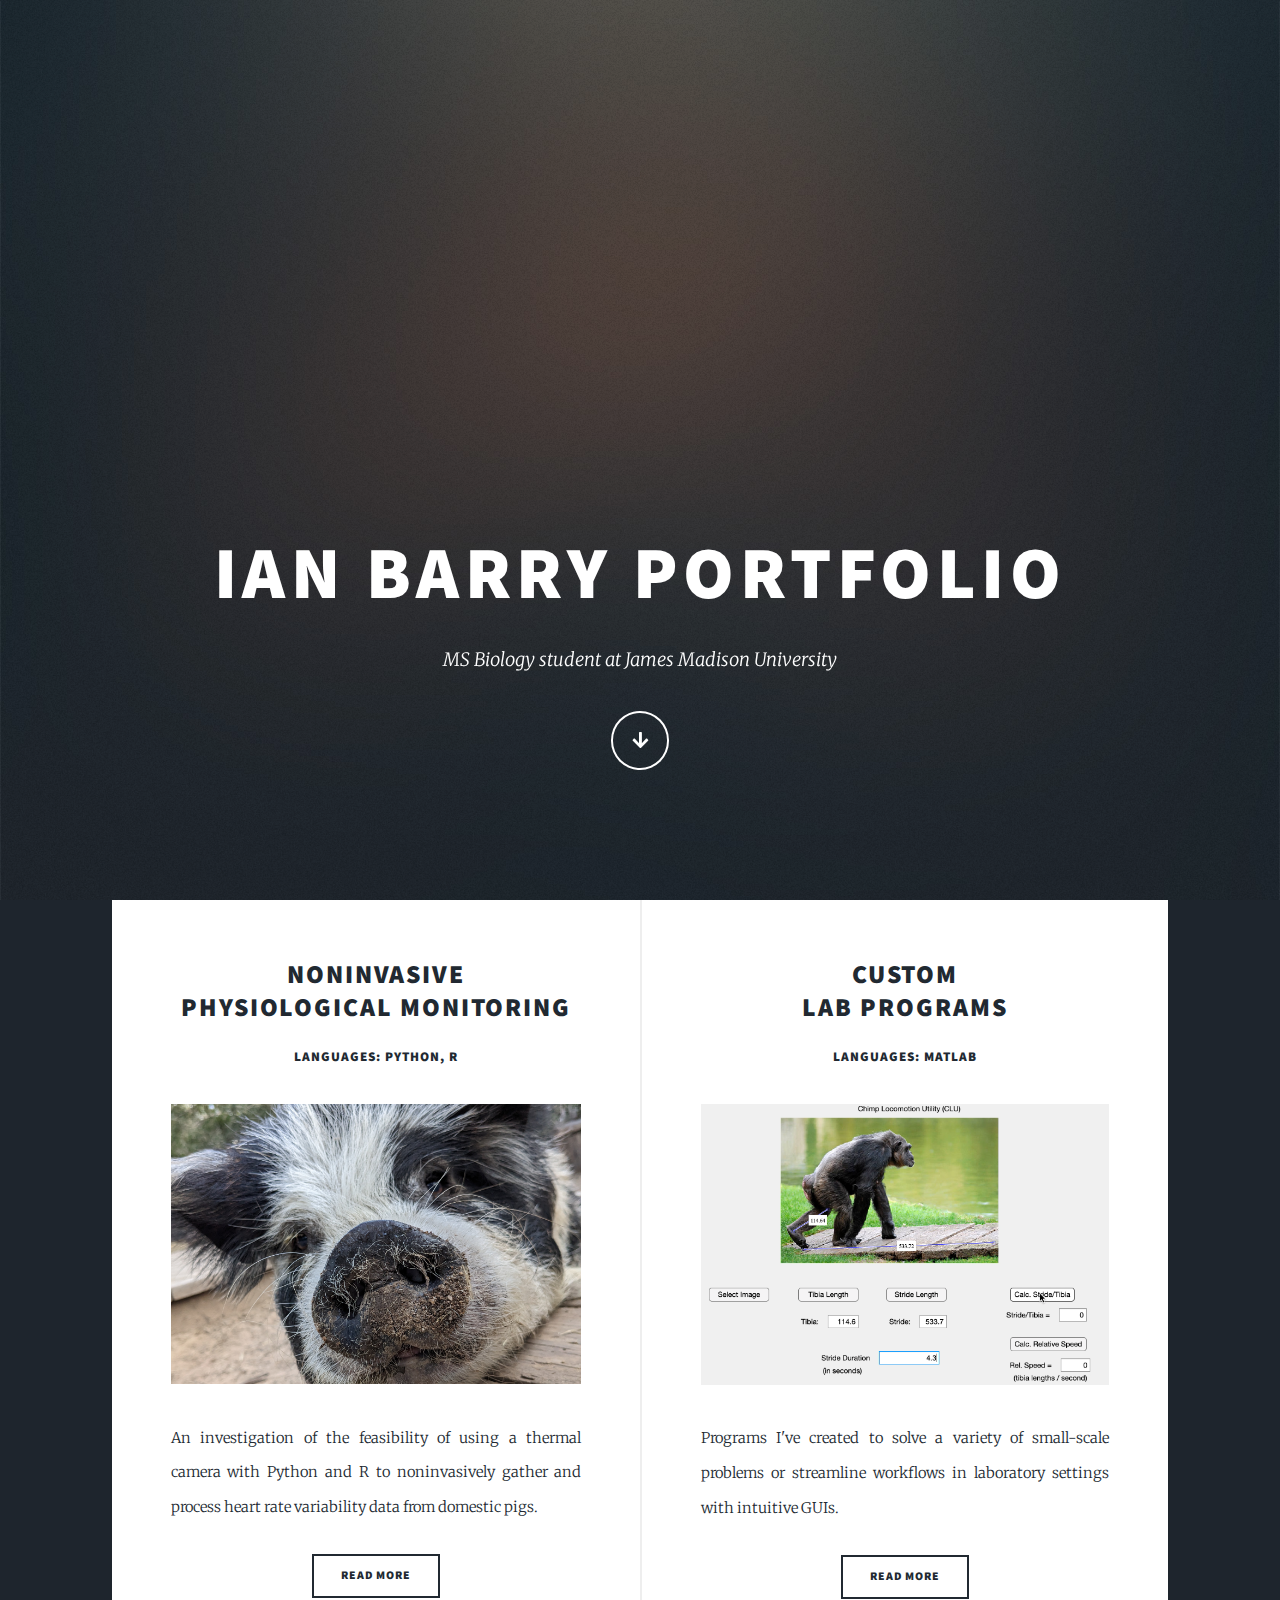
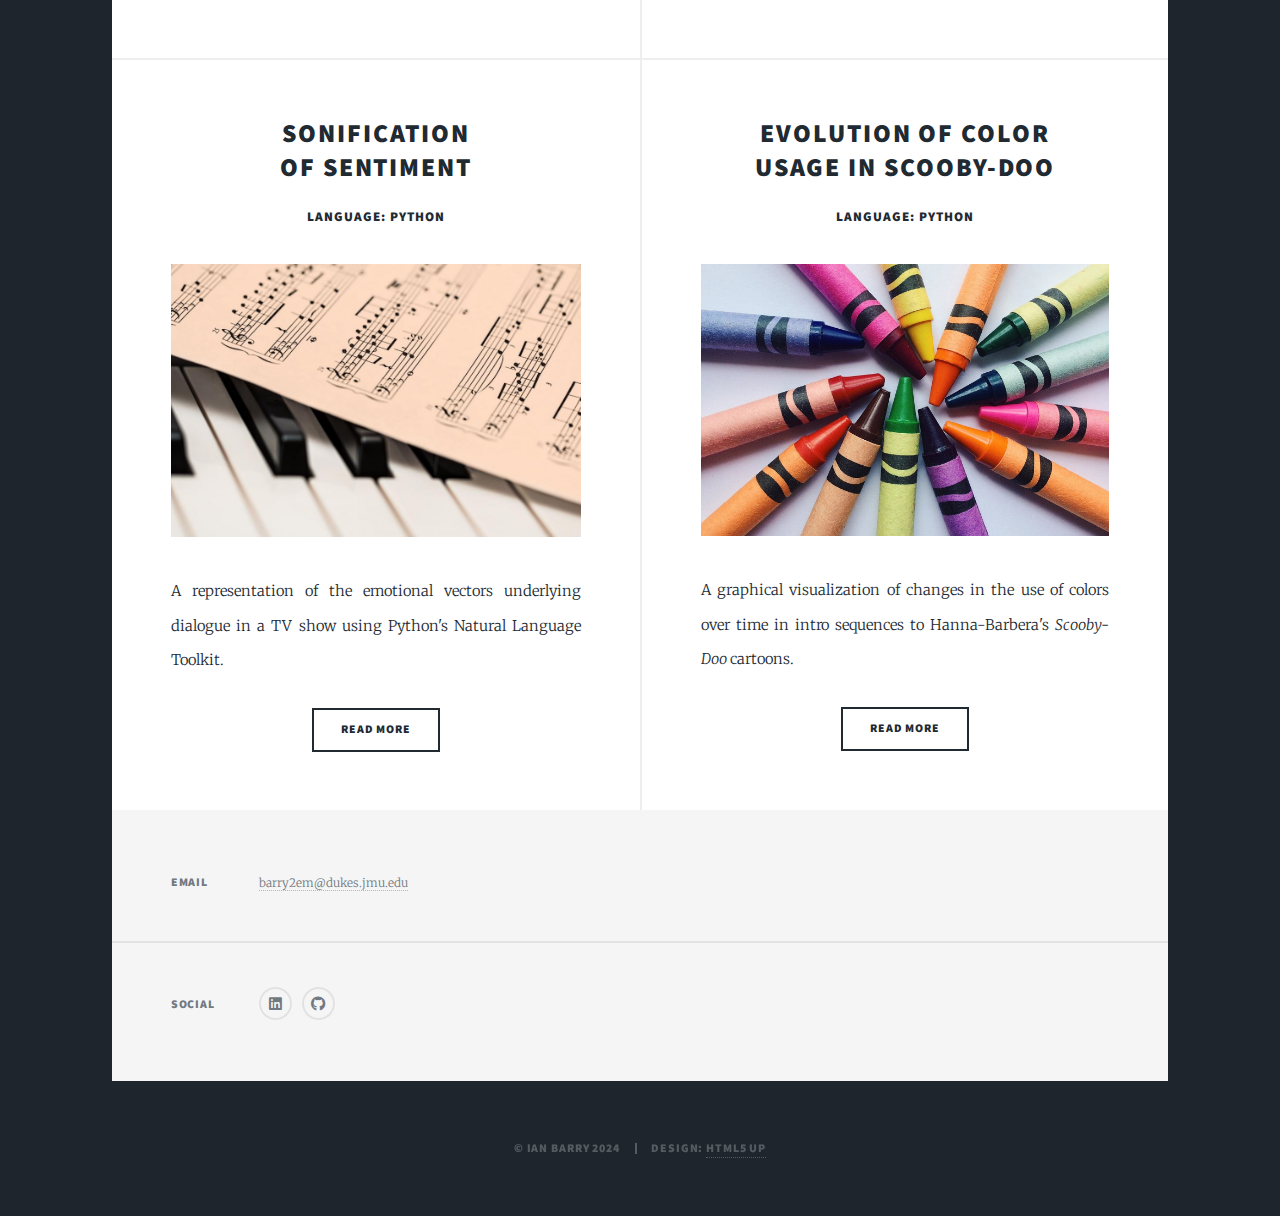
<file: index.html>
<!DOCTYPE HTML>
<!--
	Massively by HTML5 UP
	html5up.net | @ajlkn
	Free for personal and commercial use under the CCA 3.0 license (html5up.net/license)
-->
<html>
	<head>
		<title>Ian Barry Portfolio</title>
		<meta charset="utf-8" />
		<meta name="viewport" content="width=device-width, initial-scale=1, user-scalable=no" />
		<link rel="stylesheet" href="assets/css/main.css" />
		<noscript><link rel="stylesheet" href="assets/css/noscript.css" /></noscript>
	</head>
	<body class="is-preload">

		<!-- Wrapper -->
			<div id="wrapper" class="fade-in">

				<!-- Intro -->
					<div id="intro">
						<h1>Ian Barry Portfolio<br />
						</h1>
						<p>MS Biology student at James Madison University </p>
						<ul class="actions">
							<li><a href="#header" class="button icon solid solo fa-arrow-down scrolly">Continue</a></li>
						</ul>
					</div>

				<!-- Header -->
					<!--header id="header">
						<a href="index.html" class="logo">Ian Barry </a>
					</header-->

				<!-- Nav -->
					<!--nav id="nav">
						<ul class="links">
							<li class="active"><a href="index.html">Projects</a></li>
							<li><a href="about.html">About</a></li>
							<li><a href="cv.html">Resume & CV</a></li>
						</ul>
						<ul class="icons">
							<li><a href="https://www.linkedin.com/in/barryian/" target = "blank" class="icon brands alt fa-linkedin"><span class="label">LinkedIn</span></a></li>
									<li><a href="https://github.com/ianbarry02" target = "blank" class="icon brands alt fa-github"><span class="label">GitHub</span></a></li>
						</ul>
					</nav-->

				<!-- Main -->
					<div id="main">

						<!-- Featured Post -->
							<!--article class="post featured">
								<header class="major">
									<h2><a href="#">Current Research</a></h2>
									<p>[Coming soon!]
									</p>
								</header>
								<a href="#" class="image main"><img src="images/pic01.jpg" alt="" /></a>
								<ul class="actions special">
									<li><a href="#" class="button large">Read More</a></li>
								</ul>
							</article-->

						<!-- Posts -->
							<section class="posts">
								<article>
									<header>
										<h2><a href="pigs.html">Noninvasive<br />
										Physiological Monitoring</a></h2>
									<h5>Languages: Python, R</h5>
									</header>
									<a href="pigs.html" class="image fit"><img src="images/georgie.jpg" alt="" /></a>
									<p>An investigation of the feasibility of using a thermal camera with
										Python and R to noninvasively gather and process heart rate variability data from domestic pigs.</p>
									<ul class="actions special">
										<li><a href="pigs.html" class="button">Read More</a></li>
									</ul>
								</article>
								<article>
									<header>
										<h2><a href="custom-lab-programs.html">Custom<br />
										Lab Programs</a></h2>
									<h5>Languages: MatLab</h5>
									</header>
									<a href="custom-lab-programs.html" class="image fit"><img src="images/clu.png" alt="" /></a>
									<p>Programs I've created to solve a variety of small-scale problems or streamline workflows in laboratory settings with intuitive GUIs.</p>
									<ul class="actions special">
										<li><a href="custom-lab-programs.html" class="button">Read More</a></li>
									</ul>
								</article>
								<!--article>
									<header>
										<h2><a href="eigenvortex.html">Fictional Social<br />
										Network Analysis</a></h2>
									<h5>Languages: Python, CSS, HTML</h5>
									</header>
									<a href="eigenvortex.html" class="image fit"><img src="images/social-network.jpg" alt="" /></a>
									<p>A conglomeration of ongoing projects mapping social networks in science fiction books and detailing the evolution of characters' relationships over time.</p>
									<ul class="actions special">
										<li><a href="eigenvortex.html" class="button">Read More</a></li>
									</ul>
								</article-->
								<article>
									<header>
										<h2><a href="sonification_of_sentiment.html">Sonification <br />
										of Sentiment</a></h2>
									<h5>Language: Python</h5>
									</header>
									<a href="sonification_of_sentiment.html" class="image fit"><img src="images/sheet_music.jpg" alt="" /></a>
									<p>A representation of the emotional vectors underlying dialogue in a TV show using Python's Natural Language Toolkit.</p>
									<ul class="actions special">
										<li><a href="sonification_of_sentiment.html" class="button">Read More</a></li>
									</ul>
								</article>
								<article>
									<header>
										<h2><a href="scooby_doo.html">Evolution of Color<br />
										Usage in Scooby-Doo</a></h2>
									<h5>Language: Python</h5>
									</header>
									<a href="scooby_doo.html" class="image fit"><img src="images/crayons.jpg" alt="" /></a>
									<p>A graphical visualization of changes in the use of colors over time in intro sequences to Hanna-Barbera's <i>Scooby-Doo</i> cartoons.</i></p>
									<ul class="actions special">
										<li><a href="scooby_doo.html" class="button">Read More</a></li>
									</ul>
								</article>
										
							</section>

					</div>

				<!-- Footer -->
					<footer id="footer">
						<section class="split contact">
							<section>
								<h3>Email</h3>
								<p><a href="#">barry2em@dukes.jmu.edu</a></p>
							</section>
							<section>
								<h3>Social</h3>
								<ul class="icons alt">
									<li><a href="https://www.linkedin.com/in/barryian/" target = "blank" class="icon brands alt fa-linkedin"><span class="label">LinkedIn</span></a></li>
									<li><a href="https://github.com/ianbarry02" target = "blank" class="icon brands alt fa-github"><span class="label">GitHub</span></a></li>
								</ul>
							</section>
						</section>
					</footer>

				<!-- Copyright -->
					<div id="copyright">
						<ul><li>&copy; Ian Barry 2024</li><li>Design: <a href="https://html5up.net">HTML5 UP</a></li></ul>
					</div>

			</div>

		<!-- Scripts -->
			<script src="assets/js/jquery.min.js"></script>
			<script src="assets/js/jquery.scrollex.min.js"></script>
			<script src="assets/js/jquery.scrolly.min.js"></script>
			<script src="assets/js/browser.min.js"></script>
			<script src="assets/js/breakpoints.min.js"></script>
			<script src="assets/js/util.js"></script>
			<script src="assets/js/main.js"></script>

	</body>
</html>
</file>
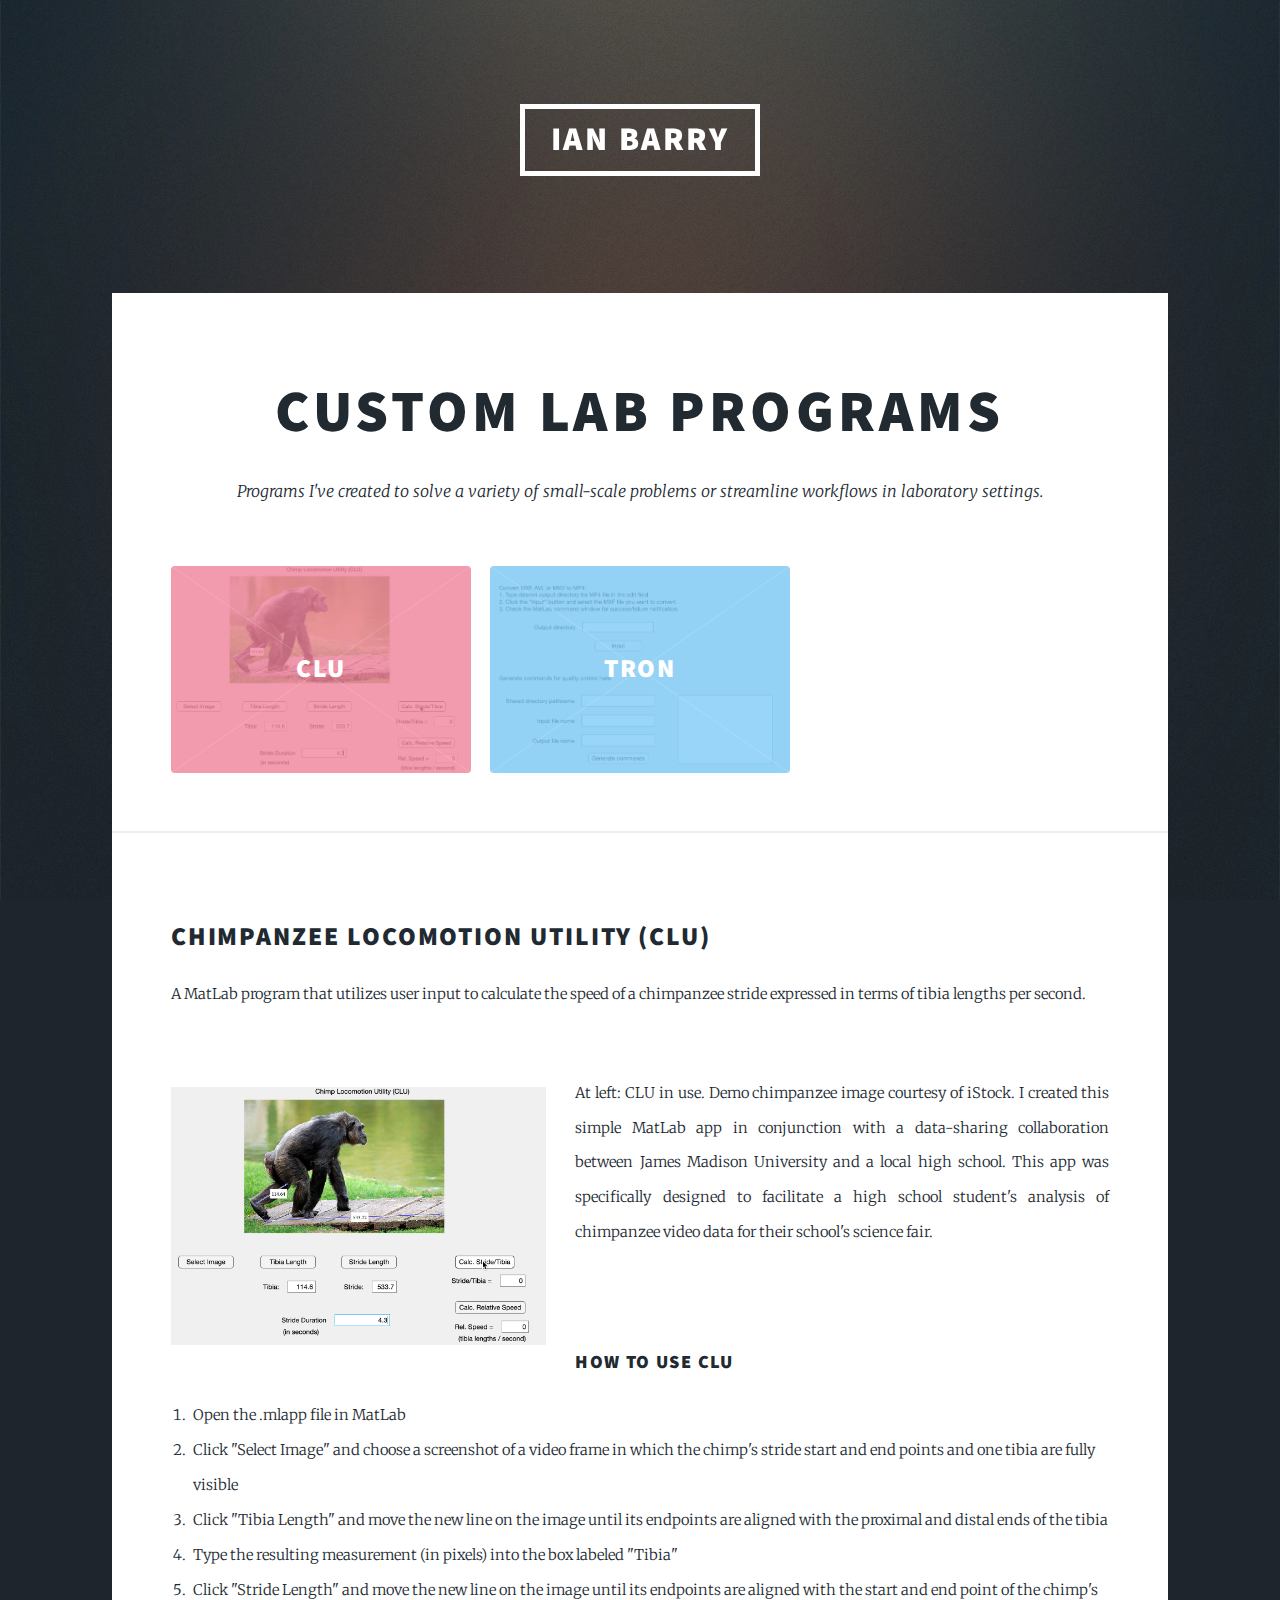
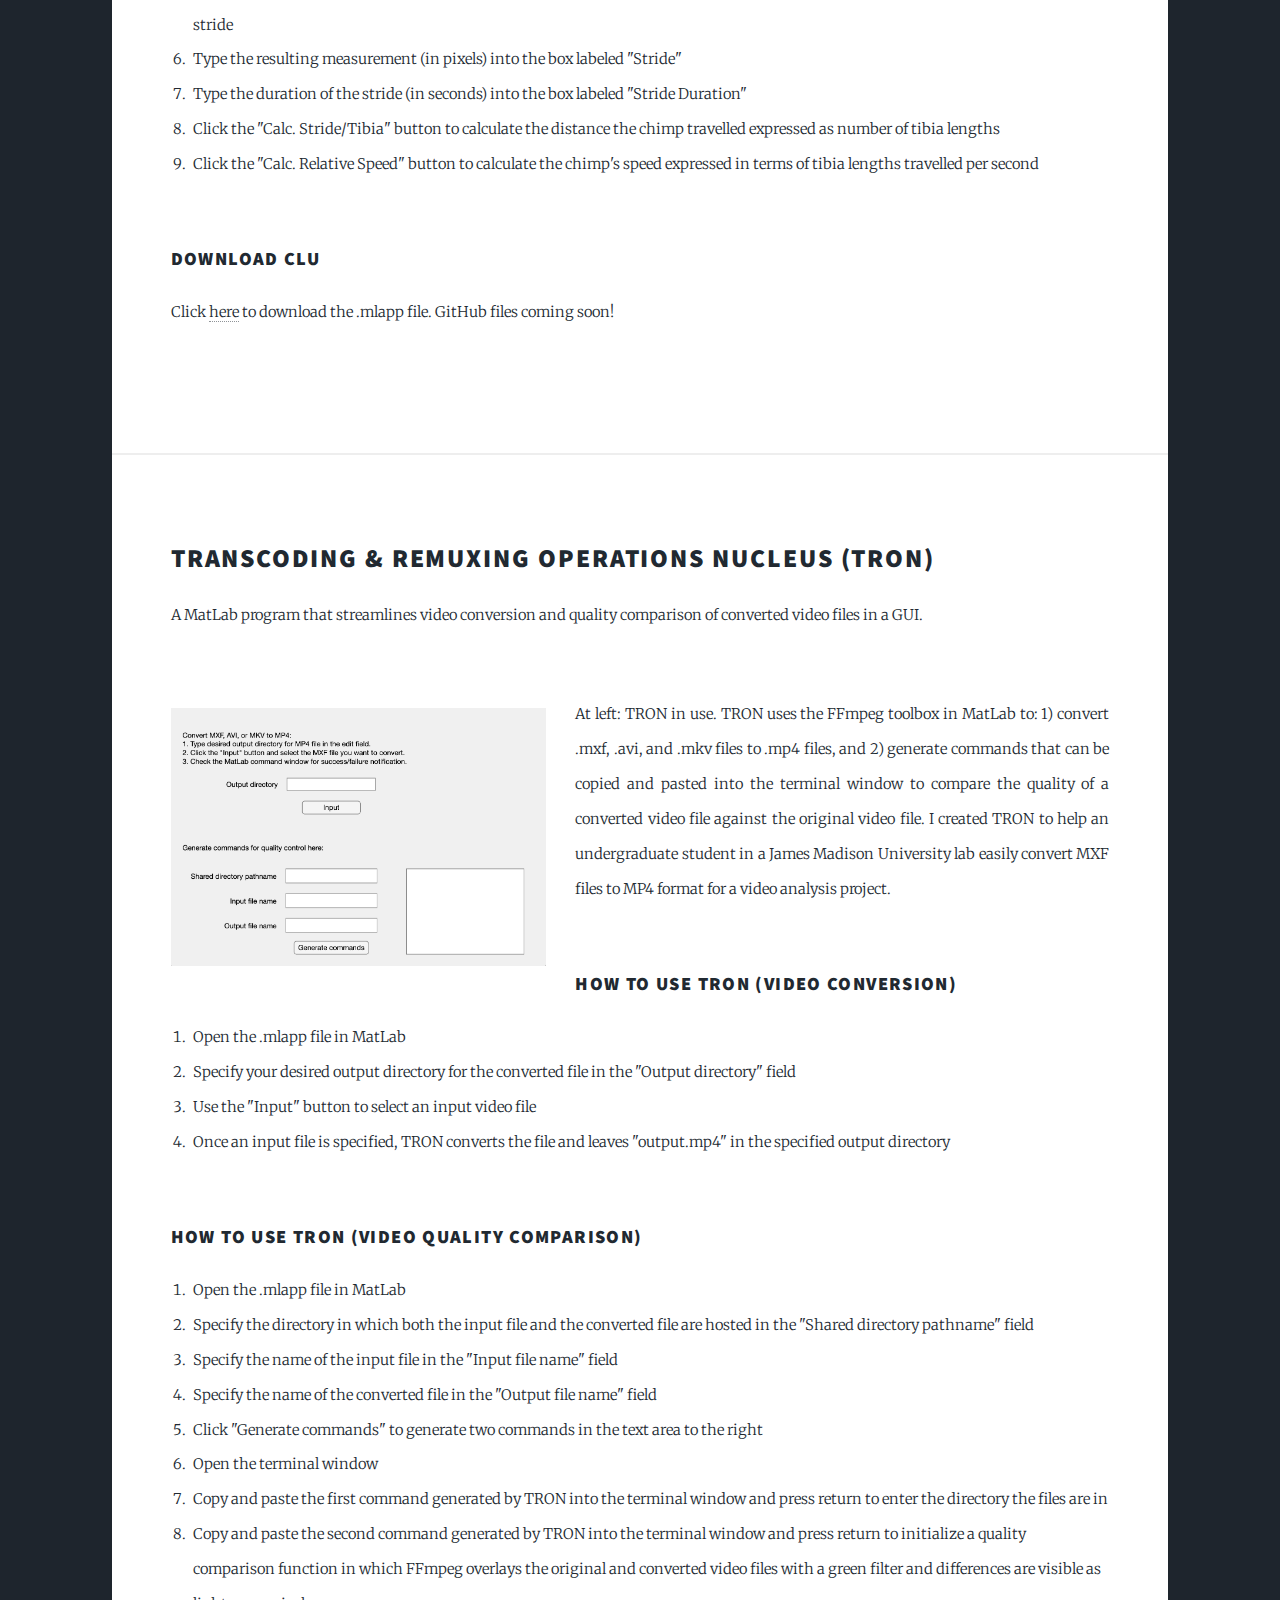
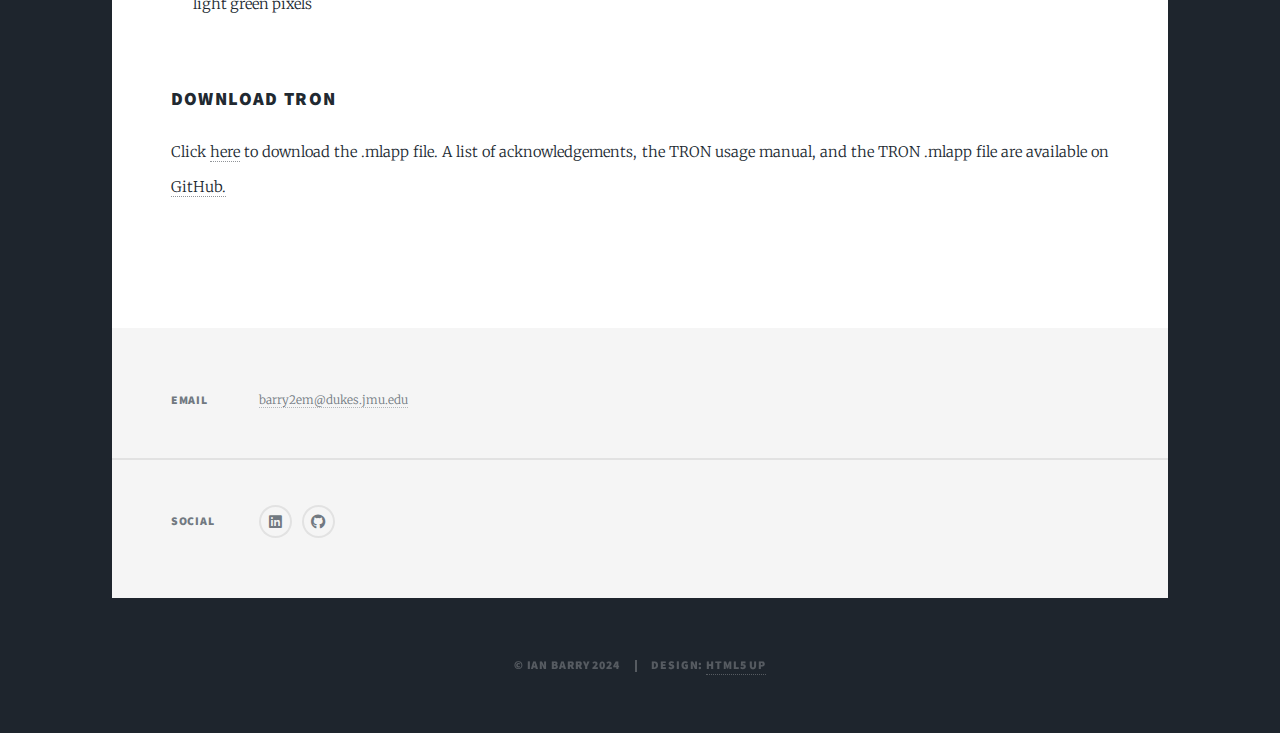
<file: custom-lab-programs.html>
<!DOCTYPE HTML>
<!--
	Massively by HTML5 UP
	html5up.net | @ajlkn
	Free for personal and commercial use under the CCA 3.0 license (html5up.net/license)
-->
<html>
	<head>
		<title>Ian Barry | Custom Lab Programs</title>
		<meta charset="utf-8" />
		<meta name="viewport" content="width=device-width, initial-scale=1, user-scalable=no" />
		<link rel="stylesheet" href="assets/css/main.css" />
		<noscript><link rel="stylesheet" href="assets/css/noscript.css" /></noscript>
	</head>
	<body class="is-preload">

		<!-- Wrapper -->
			<div id="wrapper">

				<!-- Header -->
					<header id="header">
						<a href="index.html" class="logo">Ian Barry</a>
					</header>

				<!-- Nav -->
				<!--nav id="nav">
					<ul class="links">
						<li class="active"><a href="index.html">Projects</a></li>
						<li><a href="about.html">About</a></li>
						<li><a href="cv.html">Resume & CV</a></li>
					</ul>
					<ul class="icons">
						<li><a href="https://www.linkedin.com/in/barryian/" target = "blank" class="icon brands alt fa-linkedin"><span class="label">LinkedIn</span></a></li>
								<li><a href="https://github.com/ianbarry02" target = "blank" class="icon brands alt fa-github"><span class="label">GitHub</span></a></li>
					</ul>
				</nav-->

				<!-- Main -->
					<div id="main">

						<!-- Post -->
							<section class="post">
								<header class="major">
									<h1>Custom Lab Programs</h1>
									<p>Programs I've created to solve a variety of small-scale problems or streamline workflows in laboratory settings.</p>
								</header>

								<section id="first" class="main special">
									<section class="tiles">
										<article class="style1">
											<span class="image">
												<img src="images/clu.png" alt="" />
											</span>
											<a href="#clu">
												<h2 style="color: white;">CLU</h2>
											</a>
										</article>
										<article class="style2">
											<span class="image">
												<img src="images/tron.png" alt="" />
											</span>
											<a href="#tron">
												<h2 style="color: white;">TRON</h2>
											</a>
										</article>
										<!--article class="style3">
											<span class="image">
												<img src="images/clu.png" alt="" />
											</span>
											<a href="#final-product">
												<h2 style="color: white;">Final Product</h2>
											</a>
										</article-->
									</section>
						</section>
						</section>
						
						<section class="post">
							<h2 id="clu">Chimpanzee Locomotion Utility (CLU)</h2>
									<p>A MatLab program that utilizes user input to calculate the speed of a chimpanzee stride expressed in terms of tibia lengths per second.</p>
								<br />
								
								<p><span class="image left"><img src="images/clu.png" alt="" /></span>At left: CLU in use. Demo chimpanzee image courtesy of iStock. I created this simple MatLab app in conjunction with a data-sharing collaboration between James Madison University and a local high school. This app was specifically designed to facilitate a high school student's analysis of chimpanzee video data for their school's science fair.</p>
								<br />
								<br />
								
								<h3>How to use CLU</h3>
								<ol>
									<li>Open the .mlapp file in MatLab</li>
									<li>Click "Select Image" and choose a screenshot of a video frame in which the chimp's stride start and end points and one tibia are fully visible</li>
									<li>Click "Tibia Length" and move the new line on the image until its endpoints are aligned with the proximal and distal ends of the tibia</li>
									<li>Type the resulting measurement (in pixels) into the box labeled "Tibia"</li>
									<li>Click "Stride Length" and move the new line on the image until its endpoints are aligned with the start and end point of the chimp's stride</li>
									<li>Type the resulting measurement (in pixels) into the box labeled "Stride"</li>
									<li>Type the duration of the stride (in seconds) into the box labeled "Stride Duration"</li>
									<li>Click the "Calc. Stride/Tibia" button to calculate the distance the chimp travelled expressed as number of tibia lengths</li>
									<li>Click the "Calc. Relative Speed" button to calculate the chimp's speed expressed in terms of tibia lengths travelled per second</li>
								</ol>
								</p><br />

								<h3>Download CLU</h3>
								<p>Click <a href="assets/clu.mlapp" download>here</a> to download the .mlapp file. GitHub files coming soon!</p>
								<br />
						</section>

						<section class="post">
							<h2 id="tron">Transcoding & Remuxing Operations Nucleus (TRON)</h2>
									<p>A MatLab program that streamlines video conversion and quality comparison of converted video files in a GUI.
									</p>
								<br />
								
								<p><span class="image left"><img src="images/tron.png" alt="" /></span>At left: TRON in use. TRON uses the FFmpeg toolbox in MatLab to: 1) convert .mxf, .avi, and .mkv files to .mp4 files, and 2) generate commands that can be copied and pasted into the terminal window to compare the quality of a converted video file against the original video file. I created TRON to help an undergraduate student in a James Madison University lab easily convert MXF files to MP4 format for a video analysis project.</p>
								<br />
								
								<h3>How to use TRON (video conversion)</h3>
								<ol>
									<li>Open the .mlapp file in MatLab</li>
									<li>Specify your desired output directory for the converted file in the "Output directory" field</li>
									<li>Use the "Input" button to select an input video file</li>
									<li>Once an input file is specified, TRON converts the file and leaves "output.mp4" in the specified output directory</li>
								</ol>
								</p><br />

								<h3>How to use TRON (video quality comparison)</h3>
								<ol>
									<li>Open the .mlapp file in MatLab</li>
									<li>Specify the directory in which both the input file and the converted file are hosted in the "Shared directory pathname" field</li>
									<li>Specify the name of the input file in the "Input file name" field</li>
									<li>Specify the name of the converted file in the "Output file name" field</li>
									<li>Click "Generate commands" to generate two commands in the text area to the right</li>
									<li>Open the terminal window</li>
									<li>Copy and paste the first command generated by TRON into the terminal window and press return to enter the directory the files are in</li>
									<li>Copy and paste the second command generated by TRON into the terminal window and press return to initialize a quality comparison function in which FFmpeg overlays the original and converted video files with a green filter and differences are visible as light green pixels</li>
								</ol>
								</p><br />

								<h3>Download TRON</h3>
								<p>Click <a href="assets/tron.mlapp" download>here</a> to download the .mlapp file. A list of acknowledgements, the TRON usage manual, and the TRON .mlapp file are available on <a href="https://github.com/ianbarry02/tron" target="blank">GitHub.</a></p>
								<br />
						</section>

					</div>

				<!-- Footer -->
				<footer id="footer">
					<section class="split contact">
						<section>
							<h3>Email</h3>
							<p><a href="#">barry2em@dukes.jmu.edu</a></p>
						</section>
						<section>
							<h3>Social</h3>
							<ul class="icons alt">
								<li><a href="https://www.linkedin.com/in/barryian/" target = "blank" class="icon brands alt fa-linkedin"><span class="label">LinkedIn</span></a></li>
								<li><a href="https://github.com/ianbarry02" target = "blank" class="icon brands alt fa-github"><span class="label">GitHub</span></a></li>
							</ul>
						</section>
					</section>
				</footer>

				<!-- Copyright -->
					<div id="copyright">
						<ul><li>&copy; Ian Barry 2024</li><li>Design: <a href="https://html5up.net">HTML5 UP</a></li></ul>
					</div>

			</div>

		<!-- Scripts -->
			<script src="assets/js/jquery.min.js"></script>
			<script src="assets/js/jquery.scrollex.min.js"></script>
			<script src="assets/js/jquery.scrolly.min.js"></script>
			<script src="assets/js/browser.min.js"></script>
			<script src="assets/js/breakpoints.min.js"></script>
			<script src="assets/js/util.js"></script>
			<script src="assets/js/main.js"></script>

	</body>
</html>
</file>
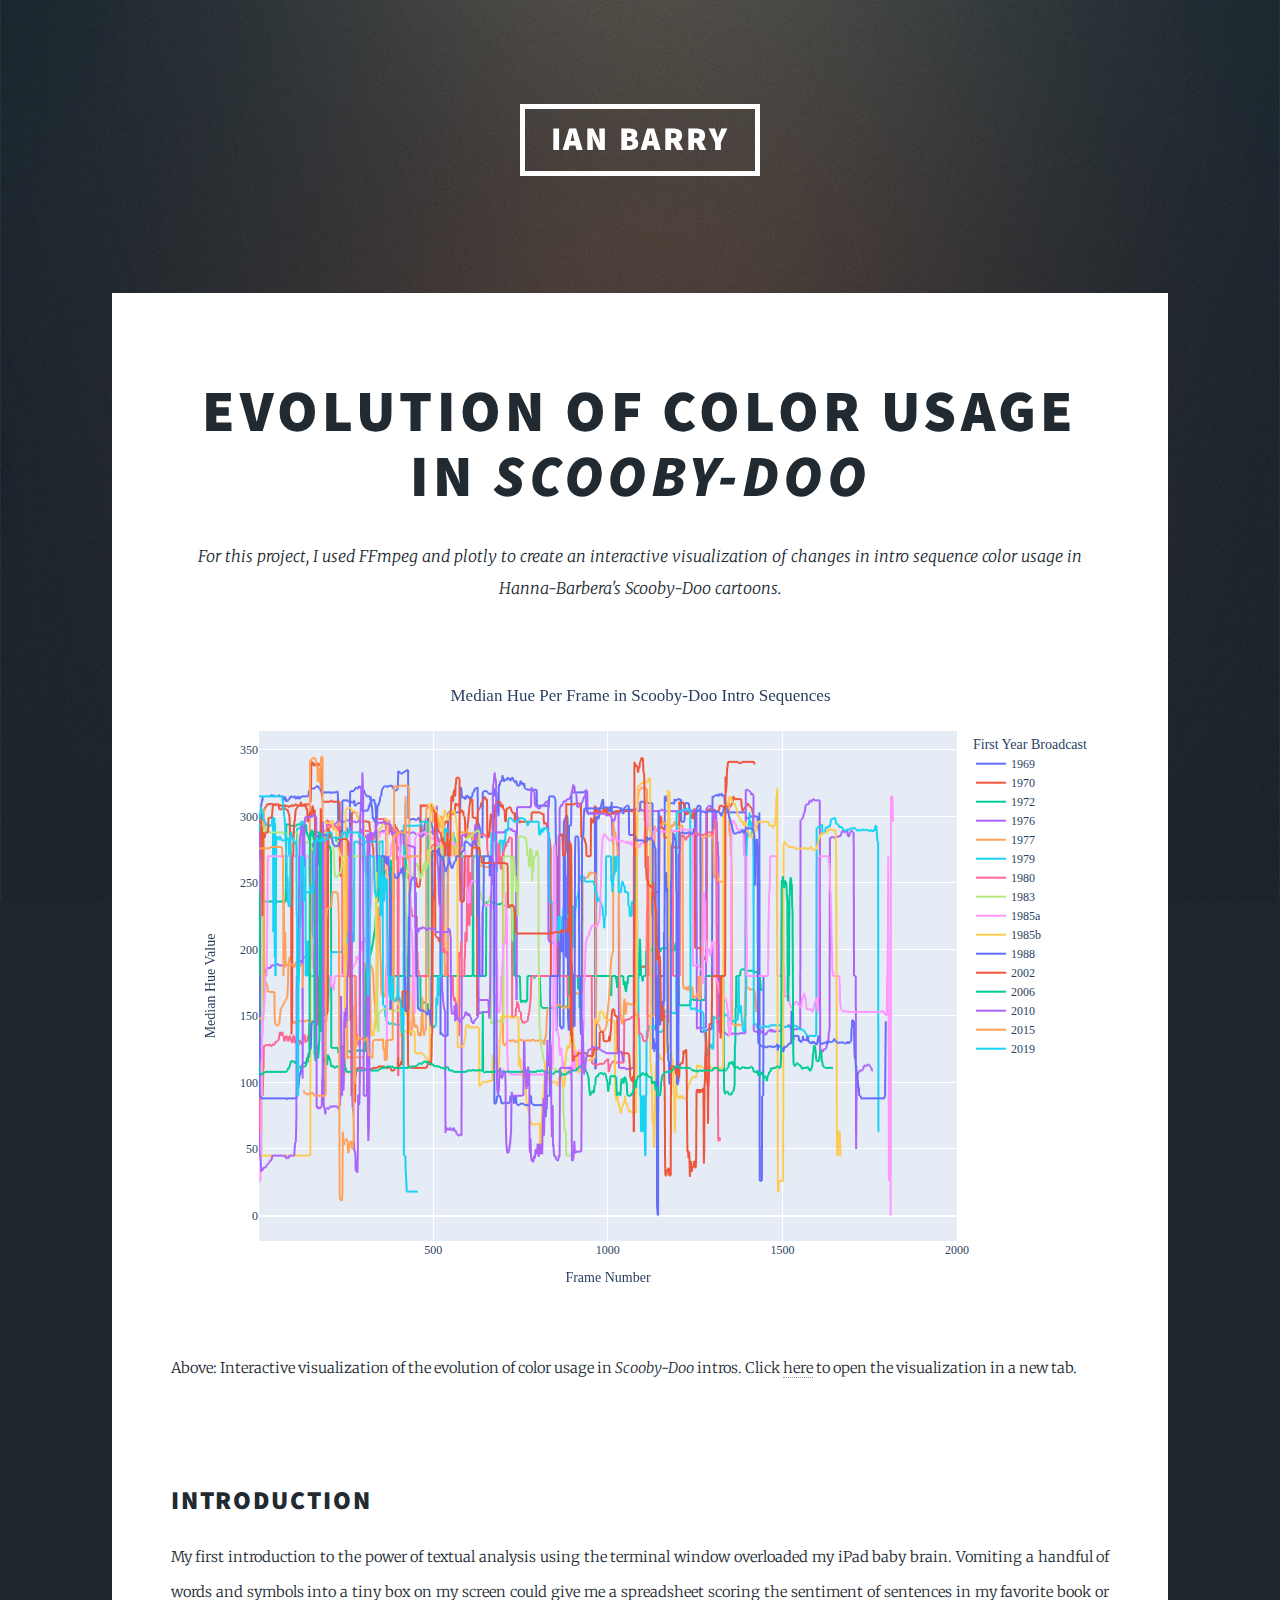
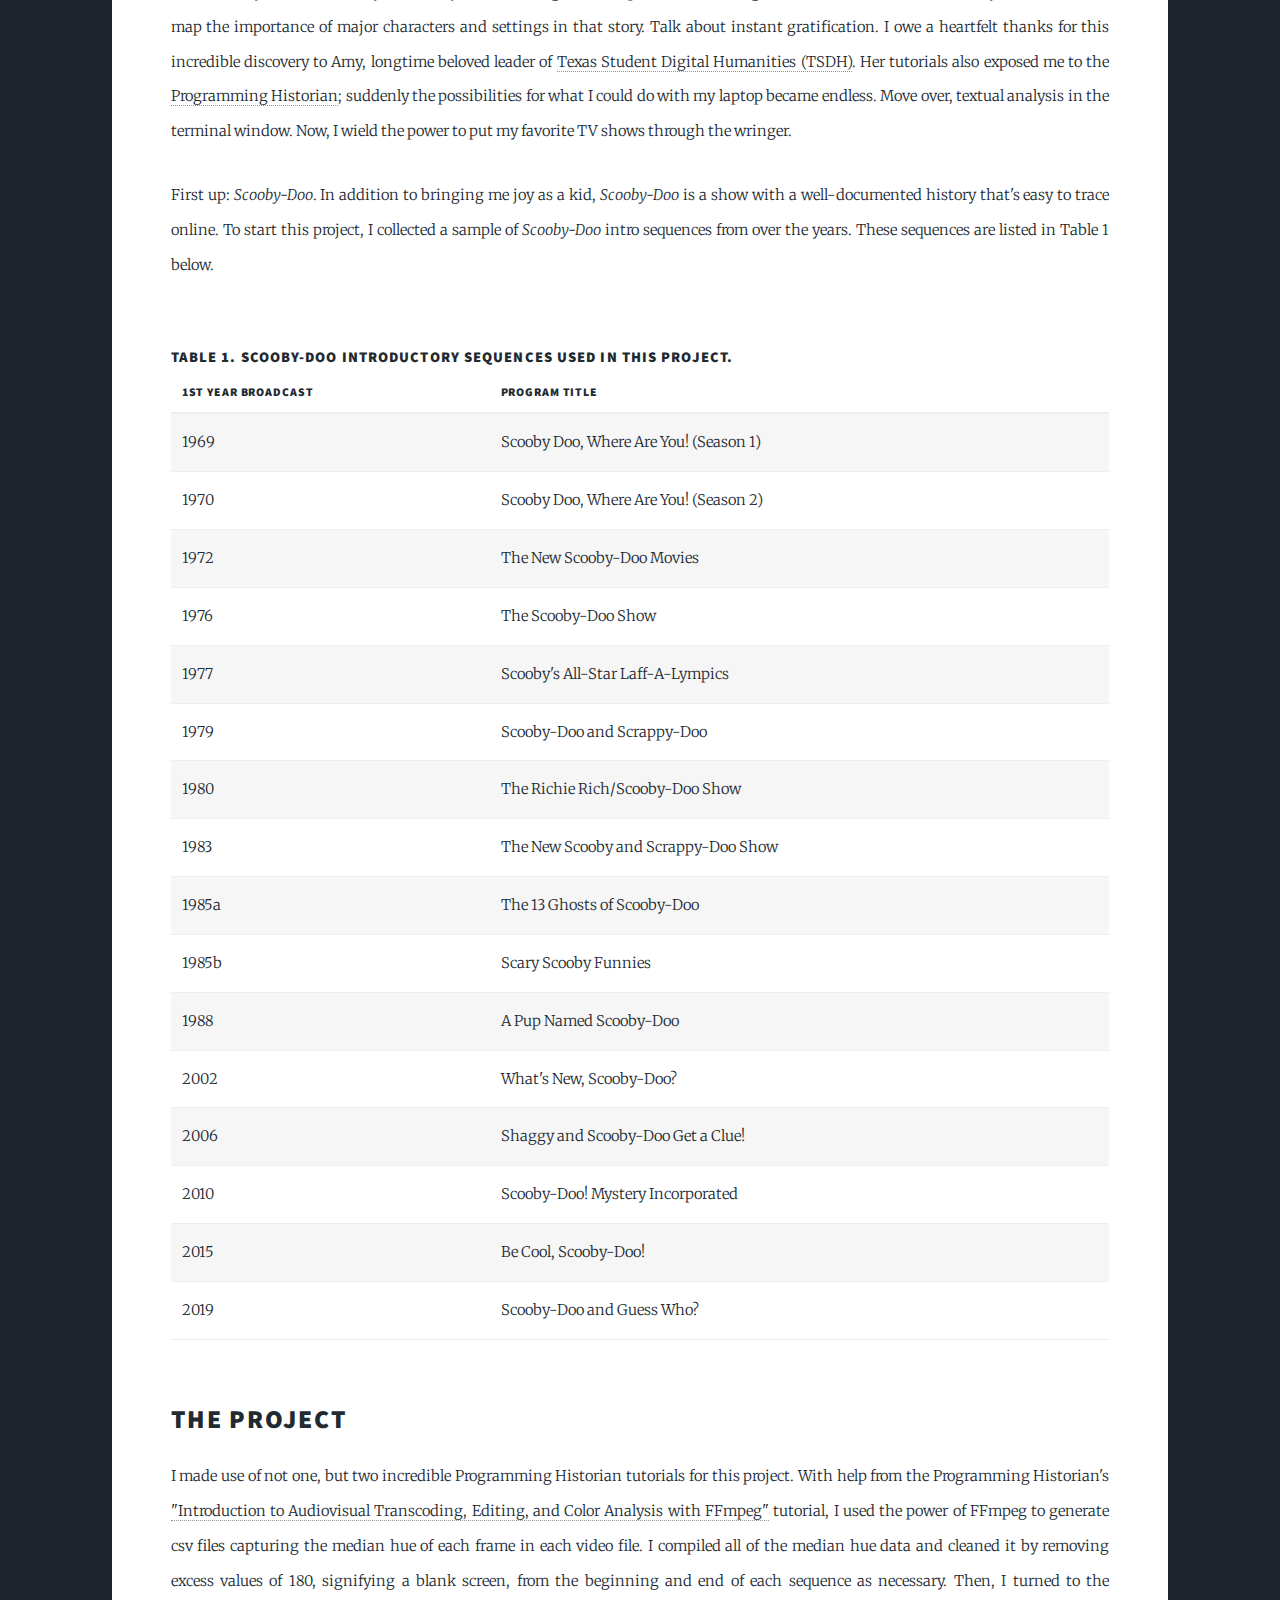
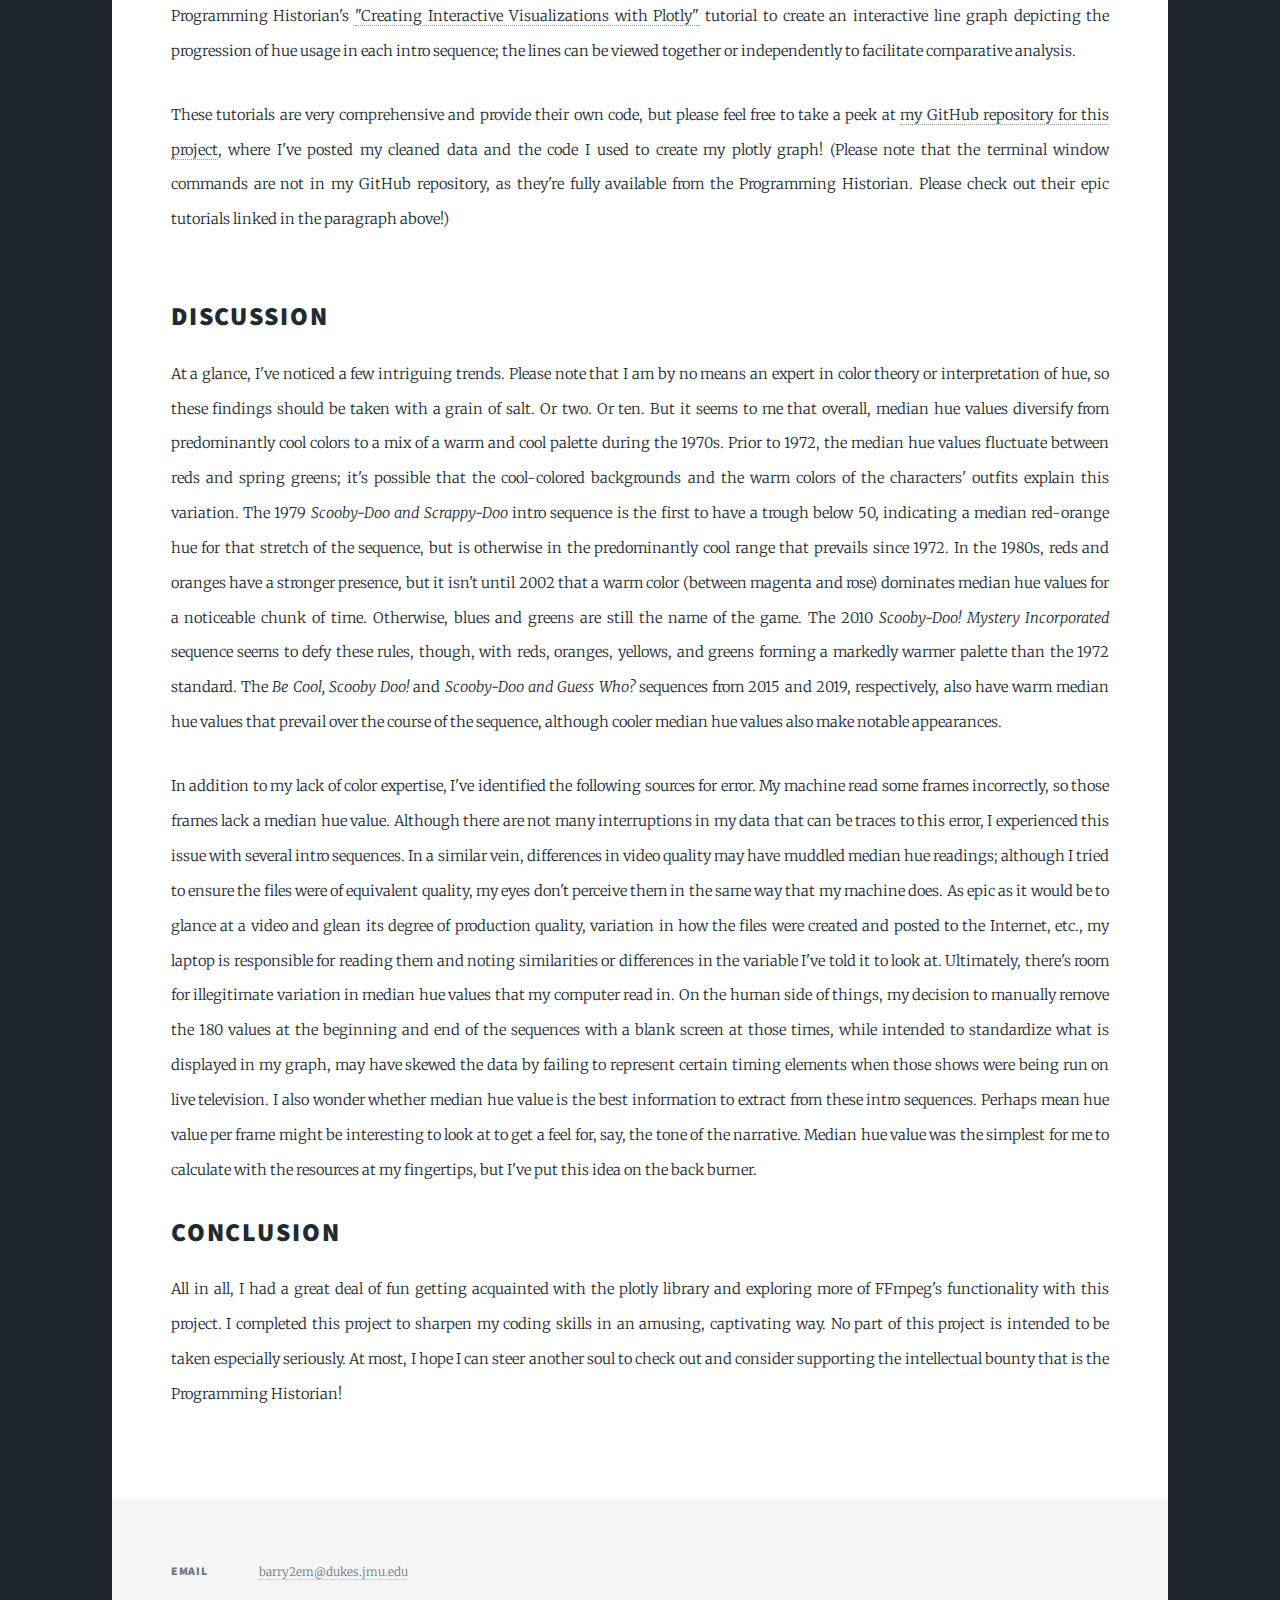
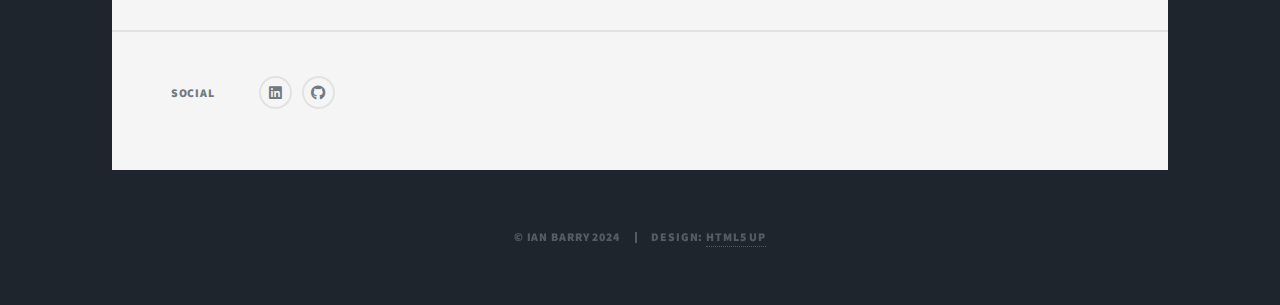
<file: scooby_doo.html>
<!DOCTYPE HTML>
<!--
	Massively by HTML5 UP
	html5up.net | @ajlkn
	Free for personal and commercial use under the CCA 3.0 license (html5up.net/license)
-->
<html>
	<head>
		<title>Ian Barry | Scooby-Doo</title>
		<meta charset="utf-8" />
		<meta name="viewport" content="width=device-width, initial-scale=1, user-scalable=no" />
		<link rel="stylesheet" href="assets/css/main.css" />
		<noscript><link rel="stylesheet" href="assets/css/noscript.css" /></noscript>
	</head>
	<body class="is-preload">

		<!-- Wrapper -->
			<div id="wrapper">

				<!-- Header -->
					<header id="header">
						<a href="index.html" class="logo">Ian Barry</a>
					</header>

				<!-- Nav -->
				<!--nav id="nav">
					<ul class="links">
						<li class="active"><a href="index.html">Projects</a></li>
						<li><a href="about.html">About</a></li>
						<li><a href="cv.html">Resume & CV</a></li>
					</ul>
					<ul class="icons">
						<li><a href="https://www.linkedin.com/in/barryian/" target = "blank" class="icon brands alt fa-linkedin"><span class="label">LinkedIn</span></a></li>
								<li><a href="https://github.com/ianbarry02" target = "blank" class="icon brands alt fa-github"><span class="label">GitHub</span></a></li>
					</ul>
				</nav-->

				<!-- Main -->
					<div id="main">

						<!-- Post -->
							<section class="post">
								<header class="major">
									<h1>Evolution of Color Usage in <i>Scooby-Doo</i></h1>
									<p>For this project, I used FFmpeg and plotly to create an interactive visualization of changes in intro sequence color usage in Hanna-Barbera's <i>Scooby-Doo</i> cartoons.</p>
								</header>

								<iframe style="border: 0; width:100%; height: 675px; overflow: auto;" src="scooby_doo_final_graph.html"></iframe>
								<p>Above: Interactive visualization of the evolution of color usage in <i>Scooby-Doo</i> intros. Click <a href="scooby_doo_final_graph.html" target="blank">here</a> to open the visualization in a new tab.</p>

								<!--div class="image main"><img src="images/pic01.jpg" alt="" /></div-->
								<br/>
								<br/>

								<!-- Introduction & Idea Behind Project -->
								<h2>Introduction</h2>
								<p>My first introduction to the power of textual analysis using the terminal window overloaded my iPad baby brain. Vomiting a handful of words and symbols into a tiny box on my screen could give me a spreadsheet scoring the sentiment of sentences in my favorite book or map the importance of major characters and settings in that story. Talk about instant gratification. I owe a heartfelt thanks for this incredible discovery to Amy, longtime beloved leader of <a href="https://notevenpast.org/introducing-texas-digital-humanities/" target = "blank">Texas Student Digital Humanities (TSDH)</a>. Her tutorials also exposed me to the <a href="https://programminghistorian.org/" target="blank">Programming Historian</a>; suddenly the possibilities for what I could do with my laptop became endless. Move over, textual analysis in the terminal window. Now, I wield the power to put my favorite TV shows through the wringer.</p>
								<p>First up: <i>Scooby-Doo</i>. In addition to bringing me joy as a kid, <i>Scooby-Doo</i> is a show with a well-documented history that's easy to trace online. To start this project, I collected a sample of <i>Scooby-Doo</i> intro sequences from over the years. These sequences are listed in Table 1 below.</p>
								<br />

								<!-- Table of Intro Sequences Used -->
								<h4>Table 1. Scooby-Doo introductory sequences used in this project.</h4>

								<div class="table-wrapper">
									<table>
										<thead>
											<tr>
												<th>1st Year Broadcast</th>
												<th>Program Title</th>
											</tr>
										</thead>
										<tbody>
											<tr>
												<td>1969</td>
												<td>Scooby Doo, Where Are You! (Season 1)</td>
											</tr>
											<tr>
												<td>1970</td>
												<td>Scooby Doo, Where Are You! (Season 2)</td>
											</tr>
											<tr>
												<td>1972</td>
												<td>The New Scooby-Doo Movies</td>
											</tr>
											<tr>
												<td>1976</td>
												<td>The Scooby-Doo Show</td>
											</tr>
											<tr>
												<td>1977</td>
												<td>Scooby's All-Star Laff-A-Lympics</td>
											</tr>
											<tr>
												<td>1979</td>
												<td>Scooby-Doo and Scrappy-Doo</td>
											</tr>
											<tr>
												<td>1980</td>
												<td>The Richie Rich/Scooby-Doo Show</td>
											</tr>
											<tr>
												<td>1983</td>
												<td>The New Scooby and Scrappy-Doo Show</td>
											</tr>
											<tr>
												<td>1985a</td>
												<td>The 13 Ghosts of Scooby-Doo</td>
											</tr>
											<tr>
												<td>1985b</td>
												<td>Scary Scooby Funnies</td>
											</tr>
											<tr>
												<td>1988</td>
												<td>A Pup Named Scooby-Doo</td>
											</tr>
											<tr>
												<td>2002</td>
												<td>What's New, Scooby-Doo?</td>
											</tr>
											<tr>
												<td>2006</td>
												<td>Shaggy and Scooby-Doo Get a Clue!</td>
											</tr>
											<tr>
												<td>2010</td>
												<td>Scooby-Doo! Mystery Incorporated</td>
											</tr>
											<tr>
												<td>2015</td>
												<td>Be Cool, Scooby-Doo!</td>
											</tr>
											<tr>
												<td>2019</td>
												<td>Scooby-Doo and Guess Who?</td>
											</tr>
										</tbody>
									</table>
								</div>
								<br />

								<!-- Findings & Conclusion -->
								<h2>The Project</h2>
								<p>I made use of not one, but two incredible Programming Historian tutorials for this project. With help from the Programming Historian's <a href="https://doi.org/10.46430/phen0077" target="blank">"Introduction to Audiovisual Transcoding, Editing, and Color Analysis with FFmpeg"</a> tutorial, I used the power of FFmpeg to generate csv files capturing the median hue of each frame in each video file. I compiled all of the median hue data and cleaned it by removing excess values of 180, signifying a blank screen, from the beginning and end of each sequence as necessary. Then, I turned to the Programming Historian's <a href="https://doi.org/10.46430/phen0115" target="blank">"Creating Interactive Visualizations with Plotly"</a> tutorial to create an interactive line graph depicting the progression of hue usage in each intro sequence; the lines can be viewed together or independently to facilitate comparative analysis.</p>
								<p>These tutorials are very comprehensive and provide their own code, but please feel free to take a peek at <a href="https://github.com/ianbarry02/scooby-doo" target="blank">my GitHub repository for this project</a>, where I've posted my cleaned data and the code I used to create my plotly graph! (Please note that the terminal window commands are not in my GitHub repository, as they're fully available from the Programming Historian. Please check out their epic tutorials linked in the paragraph above!)</p>
								<br />

								<h2>Discussion</h2>
								<p>At a glance, I've noticed a few intriguing trends. Please note that I am by no means an expert in color theory or interpretation of hue, so these findings should be taken with a grain of salt. Or two. Or ten. But it seems to me that overall, median hue values diversify from predominantly cool colors to a mix of a warm and cool palette during the 1970s. Prior to 1972, the median hue values fluctuate between reds and spring greens; it's possible that the cool-colored backgrounds and the warm colors of the characters' outfits explain this variation. The 1979 <i>Scooby-Doo and Scrappy-Doo</i> intro sequence is the first to have a trough below 50, indicating a median red-orange hue for that stretch of the sequence, but is otherwise in the predominantly cool range that prevails since 1972. In the 1980s, reds and oranges have a stronger presence, but it isn't until 2002 that a warm color (between magenta and rose) dominates median hue values for a noticeable chunk of time. Otherwise, blues and greens are still the name of the game. The 2010 <i>Scooby-Doo! Mystery Incorporated</i> sequence seems to defy these rules, though, with reds, oranges, yellows, and greens forming a markedly warmer palette than the 1972 standard. The <i>Be Cool, Scooby Doo!</i> and <i>Scooby-Doo and Guess Who?</i> sequences from 2015 and 2019, respectively, also have warm median hue values that prevail over the course of the sequence, although cooler median hue values also make notable appearances.</p>
								<p>In addition to my lack of color expertise, I've identified the following sources for error. My machine read some frames incorrectly, so those frames lack a median hue value. Although there are not many interruptions in my data that can be traces to this error, I experienced this issue with several intro sequences. In a similar vein, differences in video quality may have muddled median hue readings; although I tried to ensure the files were of equivalent quality, my eyes don't perceive them in the same way that my machine does. As epic as it would be to glance at a video and glean its degree of production quality, variation in how the files were created and posted to the Internet, etc., my laptop is responsible for reading them and noting similarities or differences in the variable I've told it to look at. Ultimately, there's room for illegitimate variation in median hue values that my computer read in. On the human side of things, my decision to manually remove the 180 values at the beginning and end of the sequences with a blank screen at those times, while intended to standardize what is displayed in my graph, may have skewed the data by failing to represent certain timing elements when those shows were being run on live television. I also wonder whether median hue value is the best information to extract from these intro sequences. Perhaps mean hue value per frame might be interesting to look at to get a feel for, say, the tone of the narrative. Median hue value was the simplest for me to calculate with the resources at my fingertips, but I've put this idea on the back burner.</p>	
								
								<h2>Conclusion</h2>
								<p>All in all, I had a great deal of fun getting acquainted with the plotly library and exploring more of FFmpeg's functionality with this project. I completed this project to sharpen my coding skills in an amusing, captivating way. No part of this project is intended to be taken especially seriously. At most, I hope I can steer another soul to check out and consider supporting the intellectual bounty that is the Programming Historian!</p>
							</section>

					</div>

				<!-- Footer -->
				<footer id="footer">
					<section class="split contact">
						<section>
							<h3>Email</h3>
							<p><a href="#">barry2em@dukes.jmu.edu</a></p>
						</section>
						<section>
							<h3>Social</h3>
							<ul class="icons alt">
								<li><a href="https://www.linkedin.com/in/barryian/" target = "blank" class="icon brands alt fa-linkedin"><span class="label">LinkedIn</span></a></li>
								<li><a href="https://github.com/ianbarry02" target = "blank" class="icon brands alt fa-github"><span class="label">GitHub</span></a></li>
							</ul>
						</section>
					</section>
				</footer>

				<!-- Copyright -->
					<div id="copyright">
						<ul><li>&copy; Ian Barry 2024</li><li>Design: <a href="https://html5up.net">HTML5 UP</a></li></ul>
					</div>

			</div>

		<!-- Scripts -->
			<script src="assets/js/jquery.min.js"></script>
			<script src="assets/js/jquery.scrollex.min.js"></script>
			<script src="assets/js/jquery.scrolly.min.js"></script>
			<script src="assets/js/browser.min.js"></script>
			<script src="assets/js/breakpoints.min.js"></script>
			<script src="assets/js/util.js"></script>
			<script src="assets/js/main.js"></script>

	</body>
</html>
</file>
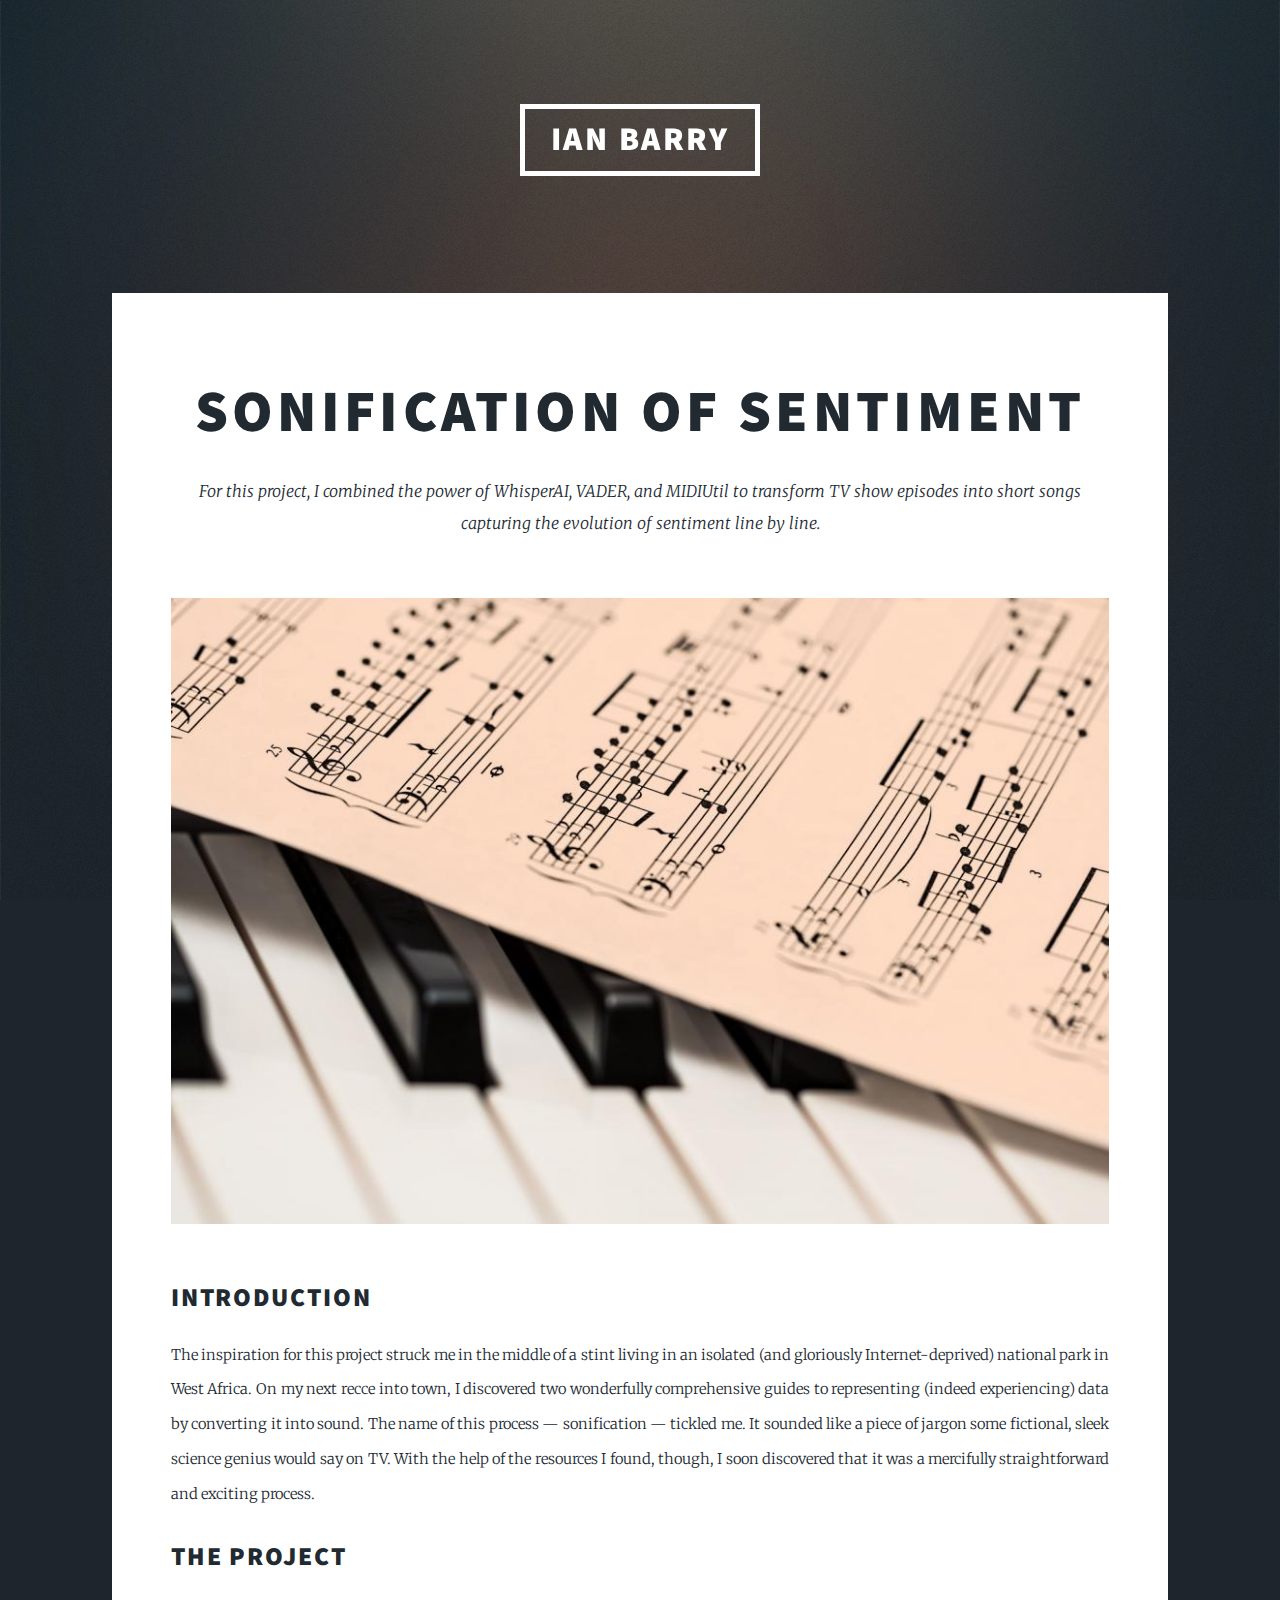
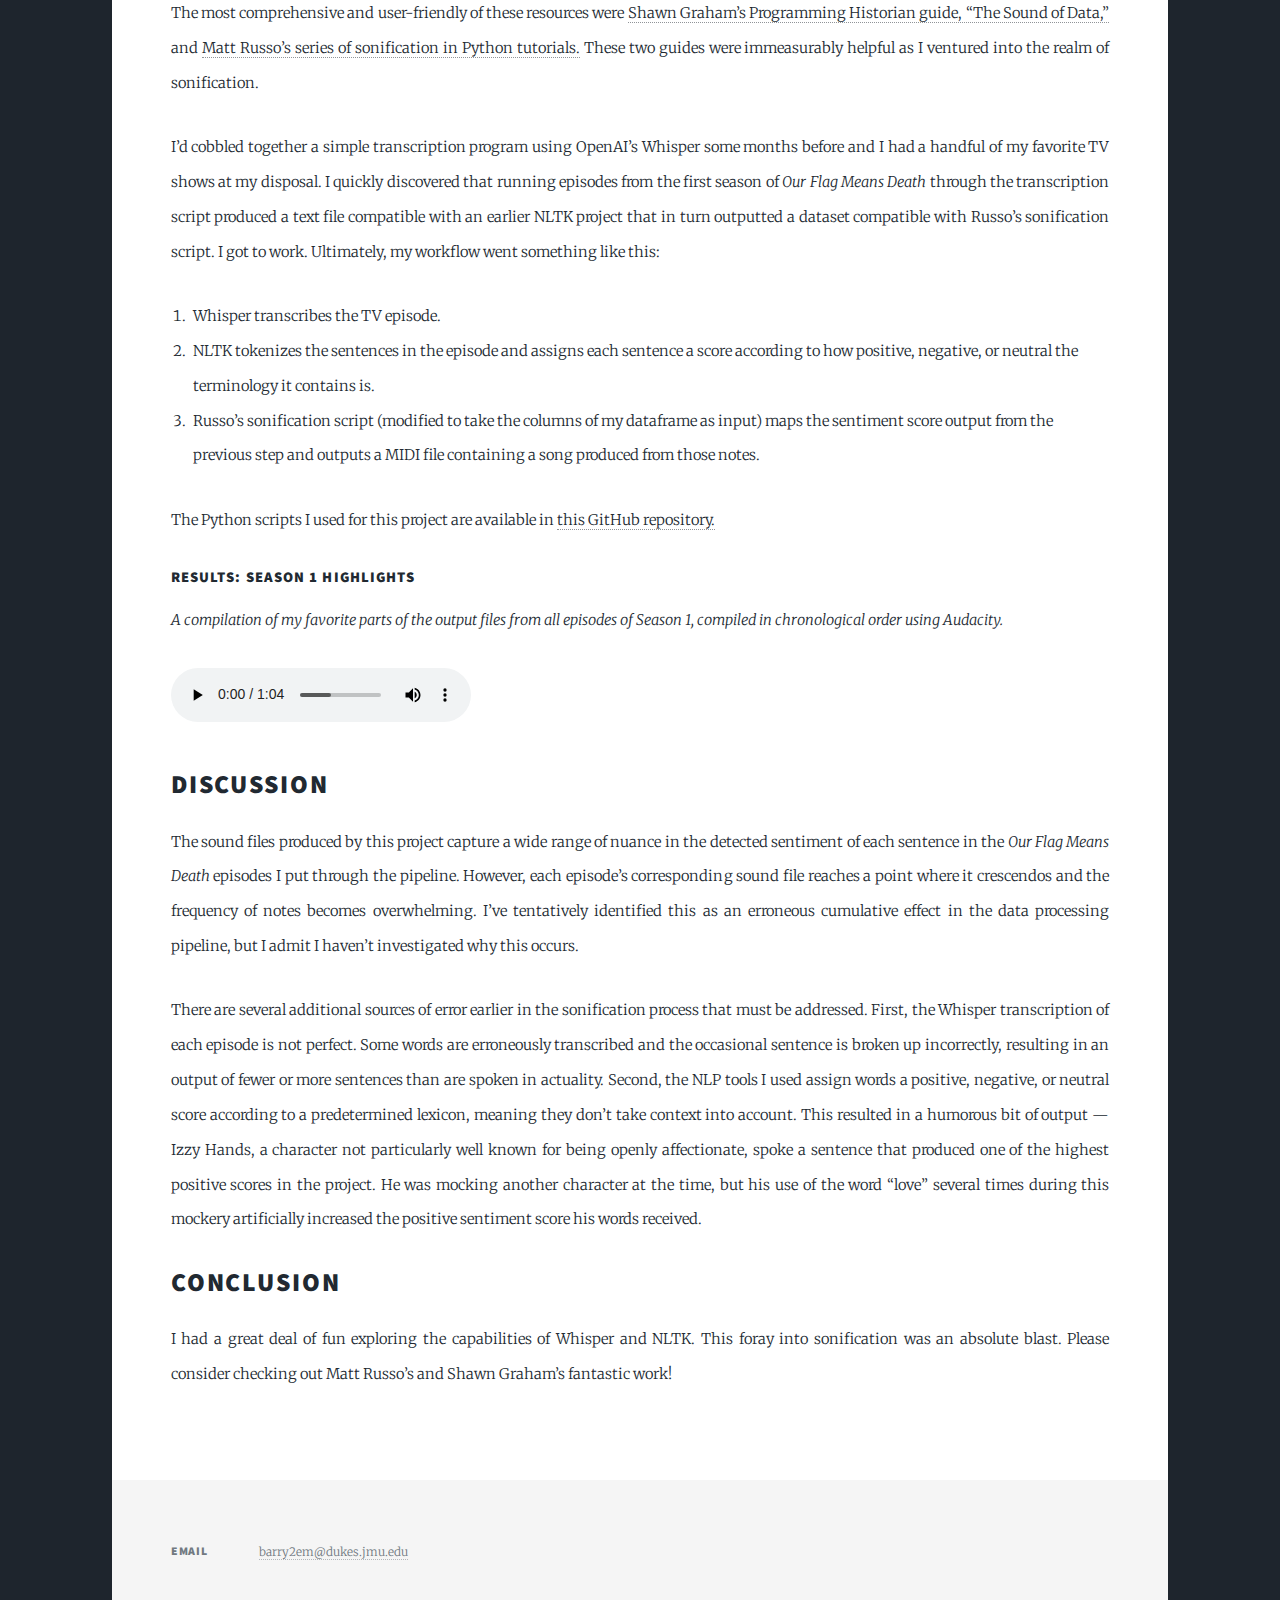
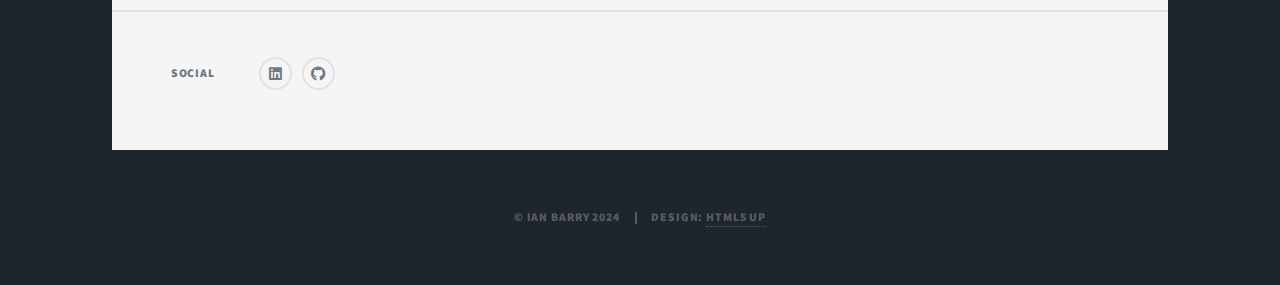
<file: sonification_of_sentiment.html>
<!DOCTYPE HTML>
<!--
	Massively by HTML5 UP
	html5up.net | @ajlkn
	Free for personal and commercial use under the CCA 3.0 license (html5up.net/license)
-->
<html>
	<head>
		<title>Ian Barry | Sonification of Sentiment</title>
		<meta charset="utf-8" />
		<meta name="viewport" content="width=device-width, initial-scale=1, user-scalable=no" />
		<link rel="stylesheet" href="assets/css/main.css" />
		<noscript><link rel="stylesheet" href="assets/css/noscript.css" /></noscript>
	</head>
	<body class="is-preload">

		<!-- Wrapper -->
			<div id="wrapper">

				<!-- Header -->
					<header id="header">
						<a href="index.html" class="logo">Ian Barry</a>
					</header>

				<!-- Nav -->
				<!--nav id="nav">
					<ul class="links">
						<li class="active"><a href="index.html">Projects</a></li>
						<li><a href="about.html">About</a></li>
						<li><a href="cv.html">Resume & CV</a></li>
					</ul>
					<ul class="icons">
						<li><a href="https://www.linkedin.com/in/barryian/" target = "blank" class="icon brands alt fa-linkedin"><span class="label">LinkedIn</span></a></li>
								<li><a href="https://github.com/ianbarry02" target = "blank" class="icon brands alt fa-github"><span class="label">GitHub</span></a></li>
					</ul>
				</nav-->

				<!-- Main -->
					<div id="main">

						<!-- Post -->
							<section class="post">
								<header class="major">
									<h1>Sonification of Sentiment</h1>
									<p>For this project, I combined the power of WhisperAI, VADER, and MIDIUtil to transform TV show episodes into short songs capturing the evolution of sentiment line by line.</p>
								</header>
								<div class="image main"><img src="images/sheet_music.jpg" alt="" /></div>
								
								<h2>Introduction</h2>
								<p>The inspiration for this project struck me in the middle of a stint living in an isolated (and gloriously Internet-deprived) national park in West Africa. On my next recce into town, I discovered two wonderfully comprehensive guides to representing (indeed experiencing) data by converting it into sound. The name of this process — sonification — tickled me. It sounded like a piece of jargon some fictional, sleek science genius would say on TV. With the help of the resources I found, though, I soon discovered that it was a mercifully straightforward and exciting process.</p>

								<h2>The Project</h2>
								<p>The most comprehensive and user-friendly of these resources were <a href="http://programminghistorian.org/en/lessons/sonification" target="blank">Shawn Graham’s Programming Historian guide, “The Sound of Data,”</a> and <a href="https://youtu.be/DUdLRy8i9qI?si=eXDV4-gPaEE7uYKp" target="blank">Matt Russo’s series of sonification in Python tutorials.</a> These two guides were immeasurably helpful as I ventured into the realm of sonification.</p>
								<p>I’d cobbled together a simple transcription program using OpenAI’s Whisper some months before and I had a handful of my favorite TV shows at my disposal. I quickly discovered that running episodes from the first season of <i>Our Flag Means Death</i> through the transcription script produced a text file compatible with an earlier NLTK project that in turn outputted a dataset compatible with Russo’s sonification script. I got to work. Ultimately, my workflow went something like this:</p>
								<ol>
									<li>Whisper transcribes the TV episode.</li>
									<li>NLTK tokenizes the sentences in the episode and assigns each sentence a score according to how positive, negative, or neutral the terminology it contains is.</li>
									<li>Russo’s sonification script (modified to take the columns of my dataframe as input) maps the sentiment score output from the previous step and outputs a MIDI file containing a song produced from those notes.</li>
								</ol>
								<p>The Python scripts I used for this project are available in <a href="https://github.com/ianbarry02/sentiment-sonification" target="blank">this GitHub repository.</a></p>

								<h4>Results: Season 1 Highlights</h4>
								<p><i>A compilation of my favorite parts of the output files from all episodes of Season 1, compiled in chronological order using Audacity.</i></p>
								<audio controls>
									<source src="assets/OFMD_S1_Sentiment.mp3" type="audio/mpeg">
								  Oops! Your browser may not support the audio element.
								</audio>
								<br />
								<br />

								<h2>Discussion</h2>
								<p>The sound files produced by this project capture a wide range of nuance in the detected sentiment of each sentence in the <i>Our Flag Means Death</i> episodes I put through the pipeline. However, each episode’s corresponding sound file reaches a point where it crescendos and the frequency of notes becomes overwhelming. I’ve tentatively identified this as an erroneous cumulative effect in the data processing pipeline, but I admit I haven’t investigated why this occurs.</p>
								<p>There are several additional sources of error earlier in the sonification process that must be addressed. First, the Whisper transcription of each episode is not perfect. Some words are erroneously transcribed and the occasional sentence is broken up incorrectly, resulting in an output of fewer or more sentences than are spoken in actuality. Second, the NLP tools I used assign words a positive, negative, or neutral score according to a predetermined lexicon, meaning they don’t take context into account. This resulted in a humorous bit of output — Izzy Hands, a character not particularly well known for being openly affectionate, spoke a sentence that produced one of the highest positive scores in the project. He was mocking another character at the time, but his use of the word “love” several times during this mockery artificially increased the positive sentiment score his words received.</p>

								<h2>Conclusion</h2>
								<p>I had a great deal of fun exploring the capabilities of Whisper and NLTK. This foray into sonification was an absolute blast. Please consider checking out Matt Russo’s and Shawn Graham’s fantastic work!</p>

							</section>

					</div>

				<!-- Footer -->
				<footer id="footer">
					<section class="split contact">
						<section>
							<h3>Email</h3>
							<p><a href="#">barry2em@dukes.jmu.edu</a></p>
						</section>
						<section>
							<h3>Social</h3>
							<ul class="icons alt">
								<li><a href="https://www.linkedin.com/in/barryian/" target = "blank" class="icon brands alt fa-linkedin"><span class="label">LinkedIn</span></a></li>
								<li><a href="https://github.com/ianbarry02" target = "blank" class="icon brands alt fa-github"><span class="label">GitHub</span></a></li>
							</ul>
						</section>
					</section>
				</footer>

				<!-- Copyright -->
					<div id="copyright">
						<ul><li>&copy; Ian Barry 2024</li><li>Design: <a href="https://html5up.net">HTML5 UP</a></li></ul>
					</div>

			</div>

		<!-- Scripts -->
			<script src="assets/js/jquery.min.js"></script>
			<script src="assets/js/jquery.scrollex.min.js"></script>
			<script src="assets/js/jquery.scrolly.min.js"></script>
			<script src="assets/js/browser.min.js"></script>
			<script src="assets/js/breakpoints.min.js"></script>
			<script src="assets/js/util.js"></script>
			<script src="assets/js/main.js"></script>

	</body>
</html>
</file>
<file: assets/css/main.css>
@import url(fontawesome-all.min.css);
@import url("https://fonts.googleapis.com/css?family=Merriweather:300,700,300italic,700italic|Source+Sans+Pro:900");

/*
	Massively by HTML5 UP
	html5up.net | @ajlkn
	Free for personal and commercial use under the CCA 3.0 license (html5up.net/license)
*/

html, body, div, span, applet, object,
iframe, h1, h2, h3, h4, h5, h6, p, blockquote,
pre, a, abbr, acronym, address, big, cite,
code, del, dfn, em, img, ins, kbd, q, s, samp,
small, strike, strong, sub, sup, tt, var, b,
u, i, center, dl, dt, dd, ol, ul, li, fieldset,
form, label, legend, table, caption, tbody,
tfoot, thead, tr, th, td, article, aside,
canvas, details, embed, figure, figcaption,
footer, header, hgroup, menu, nav, output, ruby,
section, summary, time, mark, audio, video {
	margin: 0;
	padding: 0;
	border: 0;
	font-size: 100%;
	font: inherit;
	vertical-align: baseline;}

article, aside, details, figcaption, figure,
footer, header, hgroup, menu, nav, section {
	display: block;}

body {
	line-height: 1;
}

ol, ul {
	list-style: none;
}

blockquote, q {
	quotes: none;
}

	blockquote:before, blockquote:after, q:before, q:after {
		content: '';
		content: none;
	}

table {
	border-collapse: collapse;
	border-spacing: 0;
}

body {
	-webkit-text-size-adjust: none;
}

mark {
	background-color: transparent;
	color: inherit;
}

input::-moz-focus-inner {
	border: 0;
	padding: 0;
}

input, select, textarea {
	-moz-appearance: none;
	-webkit-appearance: none;
	-ms-appearance: none;
	appearance: none;
}

/* Basic */

	@-ms-viewport {
		width: device-width;
	}

	body {
		-ms-overflow-style: scrollbar;
	}

	@media screen and (max-width: 480px) {

		html, body {
			min-width: 320px;
		}

	}

	html {
		box-sizing: border-box;
	}

	*, *:before, *:after {
		box-sizing: inherit;
	}

	body {
		background-color: #1e252d;
	}

		body.is-preload *, body.is-preload *:before, body.is-preload *:after {
			-moz-animation: none !important;
			-webkit-animation: none !important;
			-ms-animation: none !important;
			animation: none !important;
			-moz-transition: none !important;
			-webkit-transition: none !important;
			-ms-transition: none !important;
			transition: none !important;
		}

/* Type */

	html {
		font-size: 16pt;
	}

		@media screen and (max-width: 1680px) {

			html {
				font-size: 12pt;
			}

		}

		@media screen and (max-width: 1280px) {

			html {
				font-size: 11pt;
			}

		}

		@media screen and (max-width: 360px) {

			html {
				font-size: 10pt;
			}

		}

	body {
		color: #212931;
	}

	body, input, select, textarea {
		font-family: "Merriweather", Georgia, serif;
		font-weight: 300;
		font-size: 1rem;
		line-height: 2.375;
	}

	a {
		-moz-transition: color 0.2s ease-in-out, background-color 0.2s ease-in-out, border-color 0.2s ease-in-out, box-shadow 0.2s ease-in-out;
		-webkit-transition: color 0.2s ease-in-out, background-color 0.2s ease-in-out, border-color 0.2s ease-in-out, box-shadow 0.2s ease-in-out;
		-ms-transition: color 0.2s ease-in-out, background-color 0.2s ease-in-out, border-color 0.2s ease-in-out, box-shadow 0.2s ease-in-out;
		transition: color 0.2s ease-in-out, background-color 0.2s ease-in-out, border-color 0.2s ease-in-out, box-shadow 0.2s ease-in-out;
		border-bottom: dotted 1px;
		text-decoration: none;
	}

		a:hover {
			border-bottom-color: transparent;
		}

	strong, b {
		font-weight: 600;
	}

	em, i {
		font-style: italic;
	}

	p {
		text-align: justify;
		margin: 0 0 2rem 0;
	}

	h1, h2, h3, h4, h5, h6 {
		font-family: "Source Sans Pro", Helvetica, sans-serif;
		font-weight: 900;
		line-height: 1.5;
		letter-spacing: 0.075em;
		text-transform: uppercase;
		margin: 0 0 1rem 0;
	}

		h1 a, h2 a, h3 a, h4 a, h5 a, h6 a {
			border-bottom: 0;
			color: inherit;
			text-decoration: none;
		}

	h1 {
		font-size: 4rem;
		line-height: 1.1;
		margin: 0 0 2rem 0;
	}

	h2 {
		font-size: 1.75rem;
		line-height: 1.3;
		margin: 0 0 1.5rem 0;
	}

	h3 {
		font-size: 1.25rem;
		margin: 0 0 1.5rem 0;
	}

	h4 {
		font-size: 1rem;
	}

	h5 {
		font-size: 0.9rem;
	}

	h6 {
		font-size: 0.8rem;
	}

	sub {
		font-size: 0.8rem;
		position: relative;
		top: 0.5rem;
	}

	sup {
		font-size: 0.8rem;
		position: relative;
		top: -0.5rem;
	}

	blockquote {
		border-left: solid 4px;
		font-style: italic;
		margin: 0 0 2rem 0;
		padding: 0.5rem 0 0.5rem 2rem;
	}

	code {
		border: solid 2px;
		font-family: "Courier New", monospace;
		font-size: 0.9rem;
		margin: 0 0.25rem;
		padding: 0.25rem 0.65rem;
	}

	pre {
		-webkit-overflow-scrolling: touch;
		font-family: "Courier New", monospace;
		font-size: 0.9rem;
		margin: 0 0 2rem 0;
	}

		pre code {
			display: block;
			line-height: 1.75;
			padding: 1rem 1.5rem;
			overflow-x: auto;
		}

	hr {
		border: 0;
		border-bottom: solid 2px;
		margin: 3rem 0;
	}

		hr.major {
			margin: 5rem 0;
		}

	.align-left {
		text-align: left;
	}

	.align-center {
		text-align: center;
	}

	.align-right {
		text-align: right;
	}

	input, select, textarea {
		color: #212931;
	}

	a {
		color: #212931;
		border-bottom-color: rgba(33, 41, 49, 0.5);
	}

		a:hover {
			border-bottom-color: transparent;
			color: #18bfef !important;
		}

	strong, b {
		color: #212931;
	}

	h1, h2, h3, h4, h5, h6 {
		color: #212931;
	}

	blockquote {
		border-left-color: #eeeeee;
	}

	code {
		background: rgba(220, 220, 220, 0.25);
		border-color: #eeeeee;
	}

	hr {
		border-bottom-color: #eeeeee;
	}

/* Row */

	.row {
		display: flex;
		flex-wrap: wrap;
		box-sizing: border-box;
		align-items: stretch;
	}

		.row > * {
			box-sizing: border-box;
		}

		.row.gtr-uniform > * > :last-child {
			margin-bottom: 0;
		}

		.row.aln-left {
			justify-content: flex-start;
		}

		.row.aln-center {
			justify-content: center;
		}

		.row.aln-right {
			justify-content: flex-end;
		}

		.row.aln-top {
			align-items: flex-start;
		}

		.row.aln-middle {
			align-items: center;
		}

		.row.aln-bottom {
			align-items: flex-end;
		}

		.row > .imp {
			order: -1;
		}

		.row > .col-1 {
			width: 8.33333%;
		}

		.row > .off-1 {
			margin-left: 8.33333%;
		}

		.row > .col-2 {
			width: 16.66667%;
		}

		.row > .off-2 {
			margin-left: 16.66667%;
		}

		.row > .col-3 {
			width: 25%;
		}

		.row > .off-3 {
			margin-left: 25%;
		}

		.row > .col-4 {
			width: 33.33333%;
		}

		.row > .off-4 {
			margin-left: 33.33333%;
		}

		.row > .col-5 {
			width: 41.66667%;
		}

		.row > .off-5 {
			margin-left: 41.66667%;
		}

		.row > .col-6 {
			width: 50%;
		}

		.row > .off-6 {
			margin-left: 50%;
		}

		.row > .col-7 {
			width: 58.33333%;
		}

		.row > .off-7 {
			margin-left: 58.33333%;
		}

		.row > .col-8 {
			width: 66.66667%;
		}

		.row > .off-8 {
			margin-left: 66.66667%;
		}

		.row > .col-9 {
			width: 75%;
		}

		.row > .off-9 {
			margin-left: 75%;
		}

		.row > .col-10 {
			width: 83.33333%;
		}

		.row > .off-10 {
			margin-left: 83.33333%;
		}

		.row > .col-11 {
			width: 91.66667%;
		}

		.row > .off-11 {
			margin-left: 91.66667%;
		}

		.row > .col-12 {
			width: 100%;
		}

		.row > .off-12 {
			margin-left: 100%;
		}

		.row.gtr-0 {
			margin-top: 0;
			margin-left: 0rem;
		}

			.row.gtr-0 > * {
				padding: 0 0 0 0rem;
			}

			.row.gtr-0.gtr-uniform {
				margin-top: 0rem;
			}

				.row.gtr-0.gtr-uniform > * {
					padding-top: 0rem;
				}

		.row.gtr-25 {
			margin-top: 0;
			margin-left: -0.375rem;
		}

			.row.gtr-25 > * {
				padding: 0 0 0 0.375rem;
			}

			.row.gtr-25.gtr-uniform {
				margin-top: -0.375rem;
			}

				.row.gtr-25.gtr-uniform > * {
					padding-top: 0.375rem;
				}

		.row.gtr-50 {
			margin-top: 0;
			margin-left: -0.75rem;
		}

			.row.gtr-50 > * {
				padding: 0 0 0 0.75rem;
			}

			.row.gtr-50.gtr-uniform {
				margin-top: -0.75rem;
			}

				.row.gtr-50.gtr-uniform > * {
					padding-top: 0.75rem;
				}

		.row {
			margin-top: 0;
			margin-left: -1.5rem;
		}

			.row > * {
				padding: 0 0 0 1.5rem;
			}

			.row.gtr-uniform {
				margin-top: -1.5rem;
			}

				.row.gtr-uniform > * {
					padding-top: 1.5rem;
				}

		.row.gtr-150 {
			margin-top: 0;
			margin-left: -2.25rem;
		}

			.row.gtr-150 > * {
				padding: 0 0 0 2.25rem;
			}

			.row.gtr-150.gtr-uniform {
				margin-top: -2.25rem;
			}

				.row.gtr-150.gtr-uniform > * {
					padding-top: 2.25rem;
				}

		.row.gtr-200 {
			margin-top: 0;
			margin-left: -3rem;
		}

			.row.gtr-200 > * {
				padding: 0 0 0 3rem;
			}

			.row.gtr-200.gtr-uniform {
				margin-top: -3rem;
			}

				.row.gtr-200.gtr-uniform > * {
					padding-top: 3rem;
				}

		@media screen and (max-width: 1680px) {

			.row {
				display: flex;
				flex-wrap: wrap;
				box-sizing: border-box;
				align-items: stretch;
			}

				.row > * {
					box-sizing: border-box;
				}

				.row.gtr-uniform > * > :last-child {
					margin-bottom: 0;
				}

				.row.aln-left {
					justify-content: flex-start;
				}

				.row.aln-center {
					justify-content: center;
				}

				.row.aln-right {
					justify-content: flex-end;
				}

				.row.aln-top {
					align-items: flex-start;
				}

				.row.aln-middle {
					align-items: center;
				}

				.row.aln-bottom {
					align-items: flex-end;
				}

				.row > .imp-xlarge {
					order: -1;
				}

				.row > .col-1-xlarge {
					width: 8.33333%;
				}

				.row > .off-1-xlarge {
					margin-left: 8.33333%;
				}

				.row > .col-2-xlarge {
					width: 16.66667%;
				}

				.row > .off-2-xlarge {
					margin-left: 16.66667%;
				}

				.row > .col-3-xlarge {
					width: 25%;
				}

				.row > .off-3-xlarge {
					margin-left: 25%;
				}

				.row > .col-4-xlarge {
					width: 33.33333%;
				}

				.row > .off-4-xlarge {
					margin-left: 33.33333%;
				}

				.row > .col-5-xlarge {
					width: 41.66667%;
				}

				.row > .off-5-xlarge {
					margin-left: 41.66667%;
				}

				.row > .col-6-xlarge {
					width: 50%;
				}

				.row > .off-6-xlarge {
					margin-left: 50%;
				}

				.row > .col-7-xlarge {
					width: 58.33333%;
				}

				.row > .off-7-xlarge {
					margin-left: 58.33333%;
				}

				.row > .col-8-xlarge {
					width: 66.66667%;
				}

				.row > .off-8-xlarge {
					margin-left: 66.66667%;
				}

				.row > .col-9-xlarge {
					width: 75%;
				}

				.row > .off-9-xlarge {
					margin-left: 75%;
				}

				.row > .col-10-xlarge {
					width: 83.33333%;
				}

				.row > .off-10-xlarge {
					margin-left: 83.33333%;
				}

				.row > .col-11-xlarge {
					width: 91.66667%;
				}

				.row > .off-11-xlarge {
					margin-left: 91.66667%;
				}

				.row > .col-12-xlarge {
					width: 100%;
				}

				.row > .off-12-xlarge {
					margin-left: 100%;
				}

				.row.gtr-0 {
					margin-top: 0;
					margin-left: 0rem;
				}

					.row.gtr-0 > * {
						padding: 0 0 0 0rem;
					}

					.row.gtr-0.gtr-uniform {
						margin-top: 0rem;
					}

						.row.gtr-0.gtr-uniform > * {
							padding-top: 0rem;
						}

				.row.gtr-25 {
					margin-top: 0;
					margin-left: -0.375rem;
				}

					.row.gtr-25 > * {
						padding: 0 0 0 0.375rem;
					}

					.row.gtr-25.gtr-uniform {
						margin-top: -0.375rem;
					}

						.row.gtr-25.gtr-uniform > * {
							padding-top: 0.375rem;
						}

				.row.gtr-50 {
					margin-top: 0;
					margin-left: -0.75rem;
				}

					.row.gtr-50 > * {
						padding: 0 0 0 0.75rem;
					}

					.row.gtr-50.gtr-uniform {
						margin-top: -0.75rem;
					}

						.row.gtr-50.gtr-uniform > * {
							padding-top: 0.75rem;
						}

				.row {
					margin-top: 0;
					margin-left: -1.5rem;
				}

					.row > * {
						padding: 0 0 0 1.5rem;
					}

					.row.gtr-uniform {
						margin-top: -1.5rem;
					}

						.row.gtr-uniform > * {
							padding-top: 1.5rem;
						}

				.row.gtr-150 {
					margin-top: 0;
					margin-left: -2.25rem;
				}

					.row.gtr-150 > * {
						padding: 0 0 0 2.25rem;
					}

					.row.gtr-150.gtr-uniform {
						margin-top: -2.25rem;
					}

						.row.gtr-150.gtr-uniform > * {
							padding-top: 2.25rem;
						}

				.row.gtr-200 {
					margin-top: 0;
					margin-left: -3rem;
				}

					.row.gtr-200 > * {
						padding: 0 0 0 3rem;
					}

					.row.gtr-200.gtr-uniform {
						margin-top: -3rem;
					}

						.row.gtr-200.gtr-uniform > * {
							padding-top: 3rem;
						}

		}

		@media screen and (max-width: 1280px) {

			.row {
				display: flex;
				flex-wrap: wrap;
				box-sizing: border-box;
				align-items: stretch;
			}

				.row > * {
					box-sizing: border-box;
				}

				.row.gtr-uniform > * > :last-child {
					margin-bottom: 0;
				}

				.row.aln-left {
					justify-content: flex-start;
				}

				.row.aln-center {
					justify-content: center;
				}

				.row.aln-right {
					justify-content: flex-end;
				}

				.row.aln-top {
					align-items: flex-start;
				}

				.row.aln-middle {
					align-items: center;
				}

				.row.aln-bottom {
					align-items: flex-end;
				}

				.row > .imp-large {
					order: -1;
				}

				.row > .col-1-large {
					width: 8.33333%;
				}

				.row > .off-1-large {
					margin-left: 8.33333%;
				}

				.row > .col-2-large {
					width: 16.66667%;
				}

				.row > .off-2-large {
					margin-left: 16.66667%;
				}

				.row > .col-3-large {
					width: 25%;
				}

				.row > .off-3-large {
					margin-left: 25%;
				}

				.row > .col-4-large {
					width: 33.33333%;
				}

				.row > .off-4-large {
					margin-left: 33.33333%;
				}

				.row > .col-5-large {
					width: 41.66667%;
				}

				.row > .off-5-large {
					margin-left: 41.66667%;
				}

				.row > .col-6-large {
					width: 50%;
				}

				.row > .off-6-large {
					margin-left: 50%;
				}

				.row > .col-7-large {
					width: 58.33333%;
				}

				.row > .off-7-large {
					margin-left: 58.33333%;
				}

				.row > .col-8-large {
					width: 66.66667%;
				}

				.row > .off-8-large {
					margin-left: 66.66667%;
				}

				.row > .col-9-large {
					width: 75%;
				}

				.row > .off-9-large {
					margin-left: 75%;
				}

				.row > .col-10-large {
					width: 83.33333%;
				}

				.row > .off-10-large {
					margin-left: 83.33333%;
				}

				.row > .col-11-large {
					width: 91.66667%;
				}

				.row > .off-11-large {
					margin-left: 91.66667%;
				}

				.row > .col-12-large {
					width: 100%;
				}

				.row > .off-12-large {
					margin-left: 100%;
				}

				.row.gtr-0 {
					margin-top: 0;
					margin-left: 0rem;
				}

					.row.gtr-0 > * {
						padding: 0 0 0 0rem;
					}

					.row.gtr-0.gtr-uniform {
						margin-top: 0rem;
					}

						.row.gtr-0.gtr-uniform > * {
							padding-top: 0rem;
						}

				.row.gtr-25 {
					margin-top: 0;
					margin-left: -0.375rem;
				}

					.row.gtr-25 > * {
						padding: 0 0 0 0.375rem;
					}

					.row.gtr-25.gtr-uniform {
						margin-top: -0.375rem;
					}

						.row.gtr-25.gtr-uniform > * {
							padding-top: 0.375rem;
						}

				.row.gtr-50 {
					margin-top: 0;
					margin-left: -0.75rem;
				}

					.row.gtr-50 > * {
						padding: 0 0 0 0.75rem;
					}

					.row.gtr-50.gtr-uniform {
						margin-top: -0.75rem;
					}

						.row.gtr-50.gtr-uniform > * {
							padding-top: 0.75rem;
						}

				.row {
					margin-top: 0;
					margin-left: -1.5rem;
				}

					.row > * {
						padding: 0 0 0 1.5rem;
					}

					.row.gtr-uniform {
						margin-top: -1.5rem;
					}

						.row.gtr-uniform > * {
							padding-top: 1.5rem;
						}

				.row.gtr-150 {
					margin-top: 0;
					margin-left: -2.25rem;
				}

					.row.gtr-150 > * {
						padding: 0 0 0 2.25rem;
					}

					.row.gtr-150.gtr-uniform {
						margin-top: -2.25rem;
					}

						.row.gtr-150.gtr-uniform > * {
							padding-top: 2.25rem;
						}

				.row.gtr-200 {
					margin-top: 0;
					margin-left: -3rem;
				}

					.row.gtr-200 > * {
						padding: 0 0 0 3rem;
					}

					.row.gtr-200.gtr-uniform {
						margin-top: -3rem;
					}

						.row.gtr-200.gtr-uniform > * {
							padding-top: 3rem;
						}

		}

		@media screen and (max-width: 980px) {

			.row {
				display: flex;
				flex-wrap: wrap;
				box-sizing: border-box;
				align-items: stretch;
			}

				.row > * {
					box-sizing: border-box;
				}

				.row.gtr-uniform > * > :last-child {
					margin-bottom: 0;
				}

				.row.aln-left {
					justify-content: flex-start;
				}

				.row.aln-center {
					justify-content: center;
				}

				.row.aln-right {
					justify-content: flex-end;
				}

				.row.aln-top {
					align-items: flex-start;
				}

				.row.aln-middle {
					align-items: center;
				}

				.row.aln-bottom {
					align-items: flex-end;
				}

				.row > .imp-medium {
					order: -1;
				}

				.row > .col-1-medium {
					width: 8.33333%;
				}

				.row > .off-1-medium {
					margin-left: 8.33333%;
				}

				.row > .col-2-medium {
					width: 16.66667%;
				}

				.row > .off-2-medium {
					margin-left: 16.66667%;
				}

				.row > .col-3-medium {
					width: 25%;
				}

				.row > .off-3-medium {
					margin-left: 25%;
				}

				.row > .col-4-medium {
					width: 33.33333%;
				}

				.row > .off-4-medium {
					margin-left: 33.33333%;
				}

				.row > .col-5-medium {
					width: 41.66667%;
				}

				.row > .off-5-medium {
					margin-left: 41.66667%;
				}

				.row > .col-6-medium {
					width: 50%;
				}

				.row > .off-6-medium {
					margin-left: 50%;
				}

				.row > .col-7-medium {
					width: 58.33333%;
				}

				.row > .off-7-medium {
					margin-left: 58.33333%;
				}

				.row > .col-8-medium {
					width: 66.66667%;
				}

				.row > .off-8-medium {
					margin-left: 66.66667%;
				}

				.row > .col-9-medium {
					width: 75%;
				}

				.row > .off-9-medium {
					margin-left: 75%;
				}

				.row > .col-10-medium {
					width: 83.33333%;
				}

				.row > .off-10-medium {
					margin-left: 83.33333%;
				}

				.row > .col-11-medium {
					width: 91.66667%;
				}

				.row > .off-11-medium {
					margin-left: 91.66667%;
				}

				.row > .col-12-medium {
					width: 100%;
				}

				.row > .off-12-medium {
					margin-left: 100%;
				}

				.row.gtr-0 {
					margin-top: 0;
					margin-left: 0rem;
				}

					.row.gtr-0 > * {
						padding: 0 0 0 0rem;
					}

					.row.gtr-0.gtr-uniform {
						margin-top: 0rem;
					}

						.row.gtr-0.gtr-uniform > * {
							padding-top: 0rem;
						}

				.row.gtr-25 {
					margin-top: 0;
					margin-left: -0.375rem;
				}

					.row.gtr-25 > * {
						padding: 0 0 0 0.375rem;
					}

					.row.gtr-25.gtr-uniform {
						margin-top: -0.375rem;
					}

						.row.gtr-25.gtr-uniform > * {
							padding-top: 0.375rem;
						}

				.row.gtr-50 {
					margin-top: 0;
					margin-left: -0.75rem;
				}

					.row.gtr-50 > * {
						padding: 0 0 0 0.75rem;
					}

					.row.gtr-50.gtr-uniform {
						margin-top: -0.75rem;
					}

						.row.gtr-50.gtr-uniform > * {
							padding-top: 0.75rem;
						}

				.row {
					margin-top: 0;
					margin-left: -1.5rem;
				}

					.row > * {
						padding: 0 0 0 1.5rem;
					}

					.row.gtr-uniform {
						margin-top: -1.5rem;
					}

						.row.gtr-uniform > * {
							padding-top: 1.5rem;
						}

				.row.gtr-150 {
					margin-top: 0;
					margin-left: -2.25rem;
				}

					.row.gtr-150 > * {
						padding: 0 0 0 2.25rem;
					}

					.row.gtr-150.gtr-uniform {
						margin-top: -2.25rem;
					}

						.row.gtr-150.gtr-uniform > * {
							padding-top: 2.25rem;
						}

				.row.gtr-200 {
					margin-top: 0;
					margin-left: -3rem;
				}

					.row.gtr-200 > * {
						padding: 0 0 0 3rem;
					}

					.row.gtr-200.gtr-uniform {
						margin-top: -3rem;
					}

						.row.gtr-200.gtr-uniform > * {
							padding-top: 3rem;
						}

		}

		@media screen and (max-width: 736px) {

			.row {
				display: flex;
				flex-wrap: wrap;
				box-sizing: border-box;
				align-items: stretch;
			}

				.row > * {
					box-sizing: border-box;
				}

				.row.gtr-uniform > * > :last-child {
					margin-bottom: 0;
				}

				.row.aln-left {
					justify-content: flex-start;
				}

				.row.aln-center {
					justify-content: center;
				}

				.row.aln-right {
					justify-content: flex-end;
				}

				.row.aln-top {
					align-items: flex-start;
				}

				.row.aln-middle {
					align-items: center;
				}

				.row.aln-bottom {
					align-items: flex-end;
				}

				.row > .imp-small {
					order: -1;
				}

				.row > .col-1-small {
					width: 8.33333%;
				}

				.row > .off-1-small {
					margin-left: 8.33333%;
				}

				.row > .col-2-small {
					width: 16.66667%;
				}

				.row > .off-2-small {
					margin-left: 16.66667%;
				}

				.row > .col-3-small {
					width: 25%;
				}

				.row > .off-3-small {
					margin-left: 25%;
				}

				.row > .col-4-small {
					width: 33.33333%;
				}

				.row > .off-4-small {
					margin-left: 33.33333%;
				}

				.row > .col-5-small {
					width: 41.66667%;
				}

				.row > .off-5-small {
					margin-left: 41.66667%;
				}

				.row > .col-6-small {
					width: 50%;
				}

				.row > .off-6-small {
					margin-left: 50%;
				}

				.row > .col-7-small {
					width: 58.33333%;
				}

				.row > .off-7-small {
					margin-left: 58.33333%;
				}

				.row > .col-8-small {
					width: 66.66667%;
				}

				.row > .off-8-small {
					margin-left: 66.66667%;
				}

				.row > .col-9-small {
					width: 75%;
				}

				.row > .off-9-small {
					margin-left: 75%;
				}

				.row > .col-10-small {
					width: 83.33333%;
				}

				.row > .off-10-small {
					margin-left: 83.33333%;
				}

				.row > .col-11-small {
					width: 91.66667%;
				}

				.row > .off-11-small {
					margin-left: 91.66667%;
				}

				.row > .col-12-small {
					width: 100%;
				}

				.row > .off-12-small {
					margin-left: 100%;
				}

				.row.gtr-0 {
					margin-top: 0;
					margin-left: 0rem;
				}

					.row.gtr-0 > * {
						padding: 0 0 0 0rem;
					}

					.row.gtr-0.gtr-uniform {
						margin-top: 0rem;
					}

						.row.gtr-0.gtr-uniform > * {
							padding-top: 0rem;
						}

				.row.gtr-25 {
					margin-top: 0;
					margin-left: -0.375rem;
				}

					.row.gtr-25 > * {
						padding: 0 0 0 0.375rem;
					}

					.row.gtr-25.gtr-uniform {
						margin-top: -0.375rem;
					}

						.row.gtr-25.gtr-uniform > * {
							padding-top: 0.375rem;
						}

				.row.gtr-50 {
					margin-top: 0;
					margin-left: -0.75rem;
				}

					.row.gtr-50 > * {
						padding: 0 0 0 0.75rem;
					}

					.row.gtr-50.gtr-uniform {
						margin-top: -0.75rem;
					}

						.row.gtr-50.gtr-uniform > * {
							padding-top: 0.75rem;
						}

				.row {
					margin-top: 0;
					margin-left: -1.5rem;
				}

					.row > * {
						padding: 0 0 0 1.5rem;
					}

					.row.gtr-uniform {
						margin-top: -1.5rem;
					}

						.row.gtr-uniform > * {
							padding-top: 1.5rem;
						}

				.row.gtr-150 {
					margin-top: 0;
					margin-left: -2.25rem;
				}

					.row.gtr-150 > * {
						padding: 0 0 0 2.25rem;
					}

					.row.gtr-150.gtr-uniform {
						margin-top: -2.25rem;
					}

						.row.gtr-150.gtr-uniform > * {
							padding-top: 2.25rem;
						}

				.row.gtr-200 {
					margin-top: 0;
					margin-left: -3rem;
				}

					.row.gtr-200 > * {
						padding: 0 0 0 3rem;
					}

					.row.gtr-200.gtr-uniform {
						margin-top: -3rem;
					}

						.row.gtr-200.gtr-uniform > * {
							padding-top: 3rem;
						}

		}

		@media screen and (max-width: 480px) {

			.row {
				display: flex;
				flex-wrap: wrap;
				box-sizing: border-box;
				align-items: stretch;
			}

				.row > * {
					box-sizing: border-box;
				}

				.row.gtr-uniform > * > :last-child {
					margin-bottom: 0;
				}

				.row.aln-left {
					justify-content: flex-start;
				}

				.row.aln-center {
					justify-content: center;
				}

				.row.aln-right {
					justify-content: flex-end;
				}

				.row.aln-top {
					align-items: flex-start;
				}

				.row.aln-middle {
					align-items: center;
				}

				.row.aln-bottom {
					align-items: flex-end;
				}

				.row > .imp-xsmall {
					order: -1;
				}

				.row > .col-1-xsmall {
					width: 8.33333%;
				}

				.row > .off-1-xsmall {
					margin-left: 8.33333%;
				}

				.row > .col-2-xsmall {
					width: 16.66667%;
				}

				.row > .off-2-xsmall {
					margin-left: 16.66667%;
				}

				.row > .col-3-xsmall {
					width: 25%;
				}

				.row > .off-3-xsmall {
					margin-left: 25%;
				}

				.row > .col-4-xsmall {
					width: 33.33333%;
				}

				.row > .off-4-xsmall {
					margin-left: 33.33333%;
				}

				.row > .col-5-xsmall {
					width: 41.66667%;
				}

				.row > .off-5-xsmall {
					margin-left: 41.66667%;
				}

				.row > .col-6-xsmall {
					width: 50%;
				}

				.row > .off-6-xsmall {
					margin-left: 50%;
				}

				.row > .col-7-xsmall {
					width: 58.33333%;
				}

				.row > .off-7-xsmall {
					margin-left: 58.33333%;
				}

				.row > .col-8-xsmall {
					width: 66.66667%;
				}

				.row > .off-8-xsmall {
					margin-left: 66.66667%;
				}

				.row > .col-9-xsmall {
					width: 75%;
				}

				.row > .off-9-xsmall {
					margin-left: 75%;
				}

				.row > .col-10-xsmall {
					width: 83.33333%;
				}

				.row > .off-10-xsmall {
					margin-left: 83.33333%;
				}

				.row > .col-11-xsmall {
					width: 91.66667%;
				}

				.row > .off-11-xsmall {
					margin-left: 91.66667%;
				}

				.row > .col-12-xsmall {
					width: 100%;
				}

				.row > .off-12-xsmall {
					margin-left: 100%;
				}

				.row.gtr-0 {
					margin-top: 0;
					margin-left: 0rem;
				}

					.row.gtr-0 > * {
						padding: 0 0 0 0rem;
					}

					.row.gtr-0.gtr-uniform {
						margin-top: 0rem;
					}

						.row.gtr-0.gtr-uniform > * {
							padding-top: 0rem;
						}

				.row.gtr-25 {
					margin-top: 0;
					margin-left: -0.375rem;
				}

					.row.gtr-25 > * {
						padding: 0 0 0 0.375rem;
					}

					.row.gtr-25.gtr-uniform {
						margin-top: -0.375rem;
					}

						.row.gtr-25.gtr-uniform > * {
							padding-top: 0.375rem;
						}

				.row.gtr-50 {
					margin-top: 0;
					margin-left: -0.75rem;
				}

					.row.gtr-50 > * {
						padding: 0 0 0 0.75rem;
					}

					.row.gtr-50.gtr-uniform {
						margin-top: -0.75rem;
					}

						.row.gtr-50.gtr-uniform > * {
							padding-top: 0.75rem;
						}

				.row {
					margin-top: 0;
					margin-left: -1.5rem;
				}

					.row > * {
						padding: 0 0 0 1.5rem;
					}

					.row.gtr-uniform {
						margin-top: -1.5rem;
					}

						.row.gtr-uniform > * {
							padding-top: 1.5rem;
						}

				.row.gtr-150 {
					margin-top: 0;
					margin-left: -2.25rem;
				}

					.row.gtr-150 > * {
						padding: 0 0 0 2.25rem;
					}

					.row.gtr-150.gtr-uniform {
						margin-top: -2.25rem;
					}

						.row.gtr-150.gtr-uniform > * {
							padding-top: 2.25rem;
						}

				.row.gtr-200 {
					margin-top: 0;
					margin-left: -3rem;
				}

					.row.gtr-200 > * {
						padding: 0 0 0 3rem;
					}

					.row.gtr-200.gtr-uniform {
						margin-top: -3rem;
					}

						.row.gtr-200.gtr-uniform > * {
							padding-top: 3rem;
						}

		}

		@media screen and (max-width: 360px) {

			.row {
				display: flex;
				flex-wrap: wrap;
				box-sizing: border-box;
				align-items: stretch;
			}

				.row > * {
					box-sizing: border-box;
				}

				.row.gtr-uniform > * > :last-child {
					margin-bottom: 0;
				}

				.row.aln-left {
					justify-content: flex-start;
				}

				.row.aln-center {
					justify-content: center;
				}

				.row.aln-right {
					justify-content: flex-end;
				}

				.row.aln-top {
					align-items: flex-start;
				}

				.row.aln-middle {
					align-items: center;
				}

				.row.aln-bottom {
					align-items: flex-end;
				}

				.row > .imp-xxsmall {
					order: -1;
				}

				.row > .col-1-xxsmall {
					width: 8.33333%;
				}

				.row > .off-1-xxsmall {
					margin-left: 8.33333%;
				}

				.row > .col-2-xxsmall {
					width: 16.66667%;
				}

				.row > .off-2-xxsmall {
					margin-left: 16.66667%;
				}

				.row > .col-3-xxsmall {
					width: 25%;
				}

				.row > .off-3-xxsmall {
					margin-left: 25%;
				}

				.row > .col-4-xxsmall {
					width: 33.33333%;
				}

				.row > .off-4-xxsmall {
					margin-left: 33.33333%;
				}

				.row > .col-5-xxsmall {
					width: 41.66667%;
				}

				.row > .off-5-xxsmall {
					margin-left: 41.66667%;
				}

				.row > .col-6-xxsmall {
					width: 50%;
				}

				.row > .off-6-xxsmall {
					margin-left: 50%;
				}

				.row > .col-7-xxsmall {
					width: 58.33333%;
				}

				.row > .off-7-xxsmall {
					margin-left: 58.33333%;
				}

				.row > .col-8-xxsmall {
					width: 66.66667%;
				}

				.row > .off-8-xxsmall {
					margin-left: 66.66667%;
				}

				.row > .col-9-xxsmall {
					width: 75%;
				}

				.row > .off-9-xxsmall {
					margin-left: 75%;
				}

				.row > .col-10-xxsmall {
					width: 83.33333%;
				}

				.row > .off-10-xxsmall {
					margin-left: 83.33333%;
				}

				.row > .col-11-xxsmall {
					width: 91.66667%;
				}

				.row > .off-11-xxsmall {
					margin-left: 91.66667%;
				}

				.row > .col-12-xxsmall {
					width: 100%;
				}

				.row > .off-12-xxsmall {
					margin-left: 100%;
				}

				.row.gtr-0 {
					margin-top: 0;
					margin-left: 0rem;
				}

					.row.gtr-0 > * {
						padding: 0 0 0 0rem;
					}

					.row.gtr-0.gtr-uniform {
						margin-top: 0rem;
					}

						.row.gtr-0.gtr-uniform > * {
							padding-top: 0rem;
						}

				.row.gtr-25 {
					margin-top: 0;
					margin-left: -0.375rem;
				}

					.row.gtr-25 > * {
						padding: 0 0 0 0.375rem;
					}

					.row.gtr-25.gtr-uniform {
						margin-top: -0.375rem;
					}

						.row.gtr-25.gtr-uniform > * {
							padding-top: 0.375rem;
						}

				.row.gtr-50 {
					margin-top: 0;
					margin-left: -0.75rem;
				}

					.row.gtr-50 > * {
						padding: 0 0 0 0.75rem;
					}

					.row.gtr-50.gtr-uniform {
						margin-top: -0.75rem;
					}

						.row.gtr-50.gtr-uniform > * {
							padding-top: 0.75rem;
						}

				.row {
					margin-top: 0;
					margin-left: -1.5rem;
				}

					.row > * {
						padding: 0 0 0 1.5rem;
					}

					.row.gtr-uniform {
						margin-top: -1.5rem;
					}

						.row.gtr-uniform > * {
							padding-top: 1.5rem;
						}

				.row.gtr-150 {
					margin-top: 0;
					margin-left: -2.25rem;
				}

					.row.gtr-150 > * {
						padding: 0 0 0 2.25rem;
					}

					.row.gtr-150.gtr-uniform {
						margin-top: -2.25rem;
					}

						.row.gtr-150.gtr-uniform > * {
							padding-top: 2.25rem;
						}

				.row.gtr-200 {
					margin-top: 0;
					margin-left: -3rem;
				}

					.row.gtr-200 > * {
						padding: 0 0 0 3rem;
					}

					.row.gtr-200.gtr-uniform {
						margin-top: -3rem;
					}

						.row.gtr-200.gtr-uniform > * {
							padding-top: 3rem;
						}

		}

/* Box */

	.box {
		border: solid 2px;
		margin-bottom: 2rem;
		padding: 1.5rem;
	}

		.box > :last-child,
		.box > :last-child > :last-child,
		.box > :last-child > :last-child > :last-child {
			margin-bottom: 0;
		}

		.box.alt {
			border: 0;
			border-radius: 0;
			padding: 0;
		}

	.box {
		border-color: #eeeeee;
	}

/* Button */

	input[type="submit"],
	input[type="reset"],
	input[type="button"],
	button,
	.button {
		-moz-appearance: none;
		-webkit-appearance: none;
		-ms-appearance: none;
		appearance: none;
		-moz-transition: background-color 0.2s ease-in-out, box-shadow 0.2s ease-in-out, color 0.2s ease-in-out;
		-webkit-transition: background-color 0.2s ease-in-out, box-shadow 0.2s ease-in-out, color 0.2s ease-in-out;
		-ms-transition: background-color 0.2s ease-in-out, box-shadow 0.2s ease-in-out, color 0.2s ease-in-out;
		transition: background-color 0.2s ease-in-out, box-shadow 0.2s ease-in-out, color 0.2s ease-in-out;
		border: 0;
		border-radius: 0;
		cursor: pointer;
		display: inline-block;
		font-family: "Source Sans Pro", Helvetica, sans-serif;
		font-size: 0.8rem;
		font-weight: 900;
		letter-spacing: 0.075em;
		height: 3rem;
		line-height: 3rem;
		padding: 0 2rem;
		text-align: center;
		text-decoration: none;
		text-transform: uppercase;
		white-space: nowrap;
	}

		input[type="submit"].icon:before,
		input[type="reset"].icon:before,
		input[type="button"].icon:before,
		button.icon:before,
		.button.icon:before {
			margin-right: 0.5rem;
		}

		input[type="submit"].icon.solo,
		input[type="reset"].icon.solo,
		input[type="button"].icon.solo,
		button.icon.solo,
		.button.icon.solo {
			position: relative;
			width: 4rem;
			height: 4rem;
			line-height: 4rem;
			border-radius: 4rem;
			text-indent: 4rem;
			overflow: hidden;
			padding: 0;
			white-space: nowrap;
		}

			input[type="submit"].icon.solo:before,
			input[type="reset"].icon.solo:before,
			input[type="button"].icon.solo:before,
			button.icon.solo:before,
			.button.icon.solo:before {
				position: absolute;
				display: block;
				top: 0;
				left: 0;
				width: inherit;
				height: inherit;
				line-height: inherit;
				font-size: 1.25rem;
				margin-right: 0;
				text-align: center;
				text-indent: 0;
			}

		input[type="submit"].fit,
		input[type="reset"].fit,
		input[type="button"].fit,
		button.fit,
		.button.fit {
			width: 100%;
		}

		input[type="submit"].small,
		input[type="reset"].small,
		input[type="button"].small,
		button.small,
		.button.small {
			font-size: 0.7rem;
			height: 2.5rem;
			line-height: 2.5rem;
			padding: 0 1.5rem;
		}

		input[type="submit"].large,
		input[type="reset"].large,
		input[type="button"].large,
		button.large,
		.button.large {
			font-size: 0.9rem;
			height: 3.5rem;
			line-height: 3.5rem;
			padding: 0 2.75rem;
		}

		@media screen and (max-width: 980px) {

			input[type="submit"],
			input[type="reset"],
			input[type="button"],
			button,
			.button {
				font-size: 0.9rem;
				height: 3.25rem;
				line-height: 3.25rem;
			}

				input[type="submit"].large,
				input[type="reset"].large,
				input[type="button"].large,
				button.large,
				.button.large {
					font-size: 1rem;
					height: 3.75rem;
					line-height: 3.75rem;
				}

		}

		input[type="submit"].disabled, input[type="submit"]:disabled,
		input[type="reset"].disabled,
		input[type="reset"]:disabled,
		input[type="button"].disabled,
		input[type="button"]:disabled,
		button.disabled,
		button:disabled,
		.button.disabled,
		.button:disabled {
			pointer-events: none;
			opacity: 0.25;
		}

	input[type="submit"],
	input[type="reset"],
	input[type="button"],
	button,
	.button {
		background-color: transparent;
		box-shadow: inset 0 0 0 2px #212931;
		color: #212931 !important;
	}

		input[type="submit"]:hover,
		input[type="reset"]:hover,
		input[type="button"]:hover,
		button:hover,
		.button:hover {
			box-shadow: inset 0 0 0 2px #18bfef;
			color: #18bfef !important;
		}

		input[type="submit"].primary,
		input[type="reset"].primary,
		input[type="button"].primary,
		button.primary,
		.button.primary {
			background-color: #212931;
			box-shadow: none;
			color: #ffffff !important;
		}

			input[type="submit"].primary:hover,
			input[type="reset"].primary:hover,
			input[type="button"].primary:hover,
			button.primary:hover,
			.button.primary:hover {
				background-color: #18bfef;
			}

/* Form */

	form {
		margin: 0 0 2rem 0;
	}

		form > :last-child {
			margin-bottom: 0;
		}

		form > .fields {
			display: -moz-flex;
			display: -webkit-flex;
			display: -ms-flex;
			display: flex;
			-moz-flex-wrap: wrap;
			-webkit-flex-wrap: wrap;
			-ms-flex-wrap: wrap;
			flex-wrap: wrap;
			width: calc(100% + 3rem);
			margin: -1.5rem 0 2rem -1.5rem;
		}

			form > .fields > .field {
				-moz-flex-grow: 0;
				-webkit-flex-grow: 0;
				-ms-flex-grow: 0;
				flex-grow: 0;
				-moz-flex-shrink: 0;
				-webkit-flex-shrink: 0;
				-ms-flex-shrink: 0;
				flex-shrink: 0;
				padding: 1.5rem 0 0 1.5rem;
				width: calc(100% - 1.5rem);
			}

				form > .fields > .field.half {
					width: calc(50% - 0.75rem);
				}

				form > .fields > .field.third {
					width: calc(100%/3 - 0.5rem);
				}

				form > .fields > .field.quarter {
					width: calc(25% - 0.375rem);
				}

		@media screen and (max-width: 480px) {

			form > .fields {
				width: calc(100% + 3rem);
				margin: -1.5rem 0 2rem -1.5rem;
			}

				form > .fields > .field {
					padding: 1.5rem 0 0 1.5rem;
					width: calc(100% - 1.5rem);
				}

					form > .fields > .field.half {
						width: calc(100% - 1.5rem);
					}

					form > .fields > .field.third {
						width: calc(100% - 1.5rem);
					}

					form > .fields > .field.quarter {
						width: calc(100% - 1.5rem);
					}

		}

	label {
		display: block;
		font-family: "Source Sans Pro", Helvetica, sans-serif;
		font-weight: 900;
		line-height: 1.5;
		letter-spacing: 0.075em;
		font-size: 0.8rem;
		text-transform: uppercase;
		margin: 0 0 0.75rem 0;
	}

		@media screen and (max-width: 980px) {

			label {
				font-size: 0.9rem;
			}

		}

	input[type="text"],
	input[type="password"],
	input[type="email"],
	select,
	textarea {
		-moz-appearance: none;
		-webkit-appearance: none;
		-ms-appearance: none;
		appearance: none;
		background: transparent;
		border-radius: 0;
		border: solid 2px;
		color: inherit;
		display: block;
		outline: 0;
		padding: 0 1rem;
		text-decoration: none;
		width: 100%;
	}

		input[type="text"]:invalid,
		input[type="password"]:invalid,
		input[type="email"]:invalid,
		select:invalid,
		textarea:invalid {
			box-shadow: none;
		}

	select {
		background-size: 1.25rem;
		background-repeat: no-repeat;
		background-position: calc(100% - 1rem) center;
		height: 3rem;
		padding-right: 3rem;
		text-overflow: ellipsis;
	}

		select:focus::-ms-value {
			background-color: transparent;
		}

		select::-ms-expand {
			display: none;
		}

	input[type="text"],
	input[type="password"],
	input[type="email"],
	select {
		height: 3rem;
	}

	textarea {
		padding: 0.75rem 1rem;
	}

	input[type="checkbox"],
	input[type="radio"] {
		-moz-appearance: none;
		-webkit-appearance: none;
		-ms-appearance: none;
		appearance: none;
		display: block;
		float: left;
		margin-right: -2rem;
		opacity: 0;
		width: 1rem;
		z-index: -1;
	}

		input[type="checkbox"] + label,
		input[type="radio"] + label {
			text-decoration: none;
			cursor: pointer;
			display: inline-block;
			font-size: 1rem;
			letter-spacing: 0;
			font-family: "Merriweather", Georgia, serif;
			text-transform: none;
			font-weight: 300;
			padding-left: 2.8rem;
			padding-right: 1rem;
			position: relative;
		}

			input[type="checkbox"] + label:before,
			input[type="radio"] + label:before {
				-moz-osx-font-smoothing: grayscale;
				-webkit-font-smoothing: antialiased;
				display: inline-block;
				font-style: normal;
				font-variant: normal;
				text-rendering: auto;
				line-height: 1;
				text-transform: none !important;
				font-family: 'Font Awesome 5 Free';
				font-weight: 900;
			}

			input[type="checkbox"] + label:before,
			input[type="radio"] + label:before {
				border-radius: 0;
				border: solid 2px;
				content: '';
				display: inline-block;
				font-size: 0.8rem;
				height: 1.8rem;
				left: 0;
				line-height: 1.65rem;
				position: absolute;
				text-align: center;
				top: -0.125rem;
				width: 1.8rem;
			}

		input[type="checkbox"]:checked + label:before,
		input[type="radio"]:checked + label:before {
			content: '\f00c';
		}

	input[type="checkbox"] + label:before {
		border-radius: 0;
	}

	input[type="radio"] + label:before {
		border-radius: 100%;
	}

	::-webkit-input-placeholder {
		opacity: 1.0;
	}

	:-moz-placeholder {
		opacity: 1.0;
	}

	::-moz-placeholder {
		opacity: 1.0;
	}

	:-ms-input-placeholder {
		opacity: 1.0;
	}

	label {
		color: #212931;
	}

	input[type="text"],
	input[type="password"],
	input[type="email"],
	select,
	textarea {
		border-color: #eeeeee;
	}

		input[type="text"]:focus,
		input[type="password"]:focus,
		input[type="email"]:focus,
		select:focus,
		textarea:focus {
			border-color: #18bfef;
		}

	select {
		background-image: url("data:image/svg+xml;charset=utf8,%3Csvg xmlns='http://www.w3.org/2000/svg' width='40' height='40' preserveAspectRatio='none' viewBox='0 0 40 40'%3E%3Cpath d='M9.4,12.3l10.4,10.4l10.4-10.4c0.2-0.2,0.5-0.4,0.9-0.4c0.3,0,0.6,0.1,0.9,0.4l3.3,3.3c0.2,0.2,0.4,0.5,0.4,0.9 c0,0.4-0.1,0.6-0.4,0.9L20.7,31.9c-0.2,0.2-0.5,0.4-0.9,0.4c-0.3,0-0.6-0.1-0.9-0.4L4.3,17.3c-0.2-0.2-0.4-0.5-0.4-0.9 c0-0.4,0.1-0.6,0.4-0.9l3.3-3.3c0.2-0.2,0.5-0.4,0.9-0.4S9.1,12.1,9.4,12.3z' fill='%23eeeeee' /%3E%3C/svg%3E");
	}

		select option {
			background-color: #ffffff;
			color: #212931;
		}

	.select-wrapper:before {
		color: #eeeeee;
	}

	input[type="checkbox"] + label,
	input[type="radio"] + label {
		color: #212931;
	}

		input[type="checkbox"] + label:before,
		input[type="radio"] + label:before {
			border-color: #eeeeee;
		}

	input[type="checkbox"]:checked + label:before,
	input[type="radio"]:checked + label:before {
		background-color: #212931;
		border-color: #212931;
		color: #ffffff;
	}

	input[type="checkbox"]:focus + label:before,
	input[type="radio"]:focus + label:before {
		border-color: #18bfef;
	}

	::-webkit-input-placeholder {
		color: #909498 !important;
	}

	:-moz-placeholder {
		color: #909498 !important;
	}

	::-moz-placeholder {
		color: #909498 !important;
	}

	:-ms-input-placeholder {
		color: #909498 !important;
	}

	.formerize-placeholder {
		color: #909498 !important;
	}

/* Icon */

	.icon {
		text-decoration: none;
		border-bottom: none;
		position: relative;
	}

		.icon:before {
			-moz-osx-font-smoothing: grayscale;
			-webkit-font-smoothing: antialiased;
			display: inline-block;
			font-style: normal;
			font-variant: normal;
			text-rendering: auto;
			line-height: 1;
			text-transform: none !important;
			font-family: 'Font Awesome 5 Free';
			font-weight: 400;
		}

		.icon > .label {
			display: none;
		}

		.icon:before {
			line-height: inherit;
		}

		.icon.solid:before {
			font-weight: 900;
		}

		.icon.brands:before {
			font-family: 'Font Awesome 5 Brands';
		}

/* Image */

	.image {
		border: 0;
		display: inline-block;
		position: relative;
	}

		.image img {
			display: block;
		}

		.image.left, .image.right {
			max-width: 40%;
		}

			.image.left img, .image.right img {
				width: 100%;
			}

		.image.left {
			float: left;
			margin: 0 2rem 2rem 0;
			top: 0.75rem;
		}

		.image.right {
			float: right;
			margin: 0 0 2rem 2rem;
			top: 0.75rem;
		}

		.image.fit {
			display: block;
			margin: 2.5rem 0;
			width: 100%;
		}

			.image.fit:first-child {
				margin-top: 0;
			}

			.image.fit img {
				width: 100%;
			}

		.image.main {
			display: block;
			margin: 4rem 0;
			width: 100%;
		}

			.image.main:first-child {
				margin-top: 0;
			}

			.image.main img {
				width: 100%;
			}

		@media screen and (max-width: 736px) {

			.image.fit {
				margin: 2rem 0;
			}

			.image.main {
				margin: 2rem 0;
			}

		}

	a.image {
		overflow: hidden;
	}

		a.image img {
			-moz-transition: -moz-transform 0.2s ease-out;
			-webkit-transition: -webkit-transform 0.2s ease-out;
			-ms-transition: -ms-transform 0.2s ease-out;
			transition: transform 0.2s ease-out;
		}

		a.image:hover img {
			-moz-transform: scale(1.05);
			-webkit-transform: scale(1.05);
			-ms-transform: scale(1.05);
			transform: scale(1.05);
		}

/* Actions */

	ul.actions {
		display: -moz-flex;
		display: -webkit-flex;
		display: -ms-flex;
		display: flex;
		cursor: default;
		list-style: none;
		margin-left: -1rem;
		padding-left: 0;
	}

		ul.actions li {
			padding: 0 0 0 1rem;
			vertical-align: middle;
		}

		ul.actions.special {
			-moz-justify-content: center;
			-webkit-justify-content: center;
			-ms-justify-content: center;
			justify-content: center;
			width: 100%;
			margin-left: 0;
		}

			ul.actions.special li:first-child {
				padding-left: 0;
			}

		ul.actions.stacked {
			-moz-flex-direction: column;
			-webkit-flex-direction: column;
			-ms-flex-direction: column;
			flex-direction: column;
			margin-left: 0;
		}

			ul.actions.stacked li {
				padding: 1.3rem 0 0 0;
			}

				ul.actions.stacked li:first-child {
					padding-top: 0;
				}

		ul.actions.fit {
			width: calc(100% + 1rem);
		}

			ul.actions.fit li {
				-moz-flex-grow: 1;
				-webkit-flex-grow: 1;
				-ms-flex-grow: 1;
				flex-grow: 1;
				-moz-flex-shrink: 1;
				-webkit-flex-shrink: 1;
				-ms-flex-shrink: 1;
				flex-shrink: 1;
				width: 100%;
			}

				ul.actions.fit li > * {
					width: 100%;
				}

			ul.actions.fit.stacked {
				width: 100%;
			}

		@media screen and (max-width: 480px) {

			ul.actions:not(.fixed) {
				-moz-flex-direction: column;
				-webkit-flex-direction: column;
				-ms-flex-direction: column;
				flex-direction: column;
				margin-left: 0;
				width: 100% !important;
			}

				ul.actions:not(.fixed) li {
					-moz-flex-grow: 1;
					-webkit-flex-grow: 1;
					-ms-flex-grow: 1;
					flex-grow: 1;
					-moz-flex-shrink: 1;
					-webkit-flex-shrink: 1;
					-ms-flex-shrink: 1;
					flex-shrink: 1;
					padding: 1rem 0 0 0;
					text-align: center;
					width: 100%;
				}

					ul.actions:not(.fixed) li > * {
						width: 100%;
					}

					ul.actions:not(.fixed) li:first-child {
						padding-top: 0;
					}

					ul.actions:not(.fixed) li input[type="submit"],
					ul.actions:not(.fixed) li input[type="reset"],
					ul.actions:not(.fixed) li input[type="button"],
					ul.actions:not(.fixed) li button,
					ul.actions:not(.fixed) li .button {
						width: 100%;
					}

						ul.actions:not(.fixed) li input[type="submit"].icon:before,
						ul.actions:not(.fixed) li input[type="reset"].icon:before,
						ul.actions:not(.fixed) li input[type="button"].icon:before,
						ul.actions:not(.fixed) li button.icon:before,
						ul.actions:not(.fixed) li .button.icon:before {
							margin-left: -0.5rem;
						}

		}

/* Icons */

	ul.icons {
		cursor: default;
		list-style: none;
		padding-left: 0;
	}

		ul.icons li {
			display: inline-block;
			padding: 0 0.5rem 0 0;
			vertical-align: middle;
		}

			ul.icons li:last-child {
				padding-right: 0;
			}

			ul.icons li .icon:before {
				width: 2.25rem;
				height: 2.25rem;
				line-height: 2.25rem;
				display: inline-block;
				text-align: center;
				border-radius: 100%;
				font-size: 1.25rem;
			}

		ul.icons.alt li .icon:before {
			-moz-transition: color 0.2s ease-in-out, background-color 0.2s ease-in-out, border-color 0.2s ease-in-out, box-shadow 0.2s ease-in-out;
			-webkit-transition: color 0.2s ease-in-out, background-color 0.2s ease-in-out, border-color 0.2s ease-in-out, box-shadow 0.2s ease-in-out;
			-ms-transition: color 0.2s ease-in-out, background-color 0.2s ease-in-out, border-color 0.2s ease-in-out, box-shadow 0.2s ease-in-out;
			transition: color 0.2s ease-in-out, background-color 0.2s ease-in-out, border-color 0.2s ease-in-out, box-shadow 0.2s ease-in-out;
			font-size: 1rem;
		}

/* List */

	ol {
		list-style: decimal;
		margin: 0 0 2rem 0;
		padding-left: 1.25rem;
	}

		ol li {
			padding-left: 0.25rem;
		}

	ul {
		list-style: disc;
		margin: 0 0 2rem 0;
		padding-left: 1rem;
	}

		ul li {
			padding-left: 0.5rem;
		}

		ul.divided {
			list-style: none;
			padding-left: 0;
		}

			ul.divided li {
				border-top: solid 1px;
				padding: 0.5rem 0;
			}

				ul.divided li:first-child {
					border-top: 0;
					padding-top: 0;
				}

	dl {
		margin: 0 0 2rem 0;
	}

		dl dt {
			display: block;
			font-weight: 600;
			margin: 0 0 1rem 0;
		}

		dl dd {
			margin-left: 2rem;
		}

	ul.divided li {
		border-top-color: #eeeeee;
	}

	ul.icons li a.icon:hover:before {
		color: #18bfef;
	}

	ul.icons.alt li .icon:before {
		box-shadow: inset 0 0 0 2px #eeeeee;
	}

	ul.icons.alt li a.icon:hover:before {
		box-shadow: inset 0 0 0 2px #18bfef;
	}

/* Section/Article */

	section.special, article.special {
		text-align: center;
	}

	header {
		cursor: default;
	}

		header > .date {
			display: block;
			font-size: 0.8rem;
			height: 1;
			margin: 0 0 1rem 0;
			position: relative;
		}

		header > p {
			font-style: italic;
		}

		header > h1 + p {
			font-size: 1.1rem;
			margin-top: -0.5rem;
			line-height: 2;
		}

		header > h2 + p {
			font-size: 1rem;
			margin-top: -0.75rem;
		}

		header > h3 + p {
			font-size: 0.9rem;
			margin-top: -0.75rem;
		}

		header > h4 + p {
			font-size: 0.8rem;
			margin-top: -0.75rem;
		}

		header.major {
			margin: 0 0 4rem 0;
			text-align: center;
		}

			header.major > :last-child {
				margin-bottom: 0;
			}

			header.major > p {
				margin-top: 0;
				text-align: center;
			}

			header.major > .date {
				font-size: 1rem;
				margin: 0 0 4rem 0;
			}

				header.major > .date:before, header.major > .date:after {
					content: '';
					display: block;
					position: absolute;
					top: 50%;
					width: calc(50% - 6rem);
					border-top: solid 2px;
				}

				header.major > .date:before {
					left: 0;
				}

				header.major > .date:after {
					right: 0;
				}

		@media screen and (max-width: 980px) {

			header br {
				display: none;
			}

		}

		@media screen and (max-width: 736px) {

			header.major {
				margin: 0 0 2rem 0;
			}

		}

	header.major .date:before, header.major .date:after {
		border-top-color: #eeeeee;
	}

/* Table */

	.table-wrapper {
		-webkit-overflow-scrolling: touch;
		overflow-x: auto;
	}

	table {
		margin: 0 0 2rem 0;
		width: 100%;
	}

		table tbody tr {
			border: solid 1px;
			border-left: 0;
			border-right: 0;
		}

		table td {
			padding: 0.75rem 0.75rem;
		}

		table th {
			font-family: "Source Sans Pro", Helvetica, sans-serif;
			font-size: 0.8rem;
			font-weight: 900;
			letter-spacing: 0.075em;
			line-height: 1.5;
			padding: 0 0.75rem 0.75rem 0.75rem;
			text-align: left;
			text-transform: uppercase;
		}

			@media screen and (max-width: 980px) {

				table th {
					font-size: 0.9rem;
				}

			}

		table thead {
			border-bottom: solid 2px;
		}

		table tfoot {
			border-top: solid 2px;
		}

		table.alt {
			border-collapse: separate;
		}

			table.alt tbody tr td {
				border: solid 1px;
				border-left-width: 0;
				border-top-width: 0;
			}

				table.alt tbody tr td:first-child {
					border-left-width: 1px;
				}

			table.alt tbody tr:first-child td {
				border-top-width: 1px;
			}

			table.alt thead {
				border-bottom: 0;
			}

			table.alt tfoot {
				border-top: 0;
			}

	table tbody tr {
		border-color: #eeeeee;
	}

		table tbody tr:nth-child(2n + 1) {
			background-color: rgba(220, 220, 220, 0.25);
		}

	table th {
		color: #212931;
	}

	table thead {
		border-bottom-color: #eeeeee;
	}

	table tfoot {
		border-top-color: #eeeeee;
	}

	table.alt tbody tr td {
		border-color: #eeeeee;
	}

/* Pagination */

	.pagination {
		display: -moz-inline-flex;
		display: -webkit-inline-flex;
		display: -ms-inline-flex;
		display: inline-flex;
		-moz-user-select: none;
		-webkit-user-select: none;
		-ms-user-select: none;
		user-select: none;
		cursor: default;
		list-style: none;
		margin: 0 0 2rem 2px;
		padding: 0;
	}

		.pagination a, .pagination span {
			-moz-transition: background-color 0.2s ease-in-out, border-color 0.2s ease-in-out, box-shadow 0.2s ease-in-out, color 0.2s ease-in-out;
			-webkit-transition: background-color 0.2s ease-in-out, border-color 0.2s ease-in-out, box-shadow 0.2s ease-in-out, color 0.2s ease-in-out;
			-ms-transition: background-color 0.2s ease-in-out, border-color 0.2s ease-in-out, box-shadow 0.2s ease-in-out, color 0.2s ease-in-out;
			transition: background-color 0.2s ease-in-out, border-color 0.2s ease-in-out, box-shadow 0.2s ease-in-out, color 0.2s ease-in-out;
			border: solid 2px;
			display: inline-block;
			font-family: "Source Sans Pro", Helvetica, sans-serif;
			font-size: 0.8rem;
			font-weight: 900;
			height: 3rem;
			letter-spacing: 0.075em;
			line-height: calc(3rem - 4px);
			margin-left: -2px;
			min-width: 3rem;
			position: relative;
			text-align: center;
			text-decoration: none;
			text-transform: uppercase;
		}

		.pagination .next, .pagination .previous {
			text-decoration: none;
			padding: 0 1.75rem;
		}

			.pagination .next:before, .pagination .previous:before {
				-moz-osx-font-smoothing: grayscale;
				-webkit-font-smoothing: antialiased;
				display: inline-block;
				font-style: normal;
				font-variant: normal;
				text-rendering: auto;
				line-height: 1;
				text-transform: none !important;
				font-family: 'Font Awesome 5 Free';
				font-weight: 900;
			}

			.pagination .next:before, .pagination .previous:before {
				display: inline-block;
				color: inherit !important;
				line-height: inherit;
			}

		.pagination .previous:before {
			content: '\f104';
			margin-right: 0.9375em;
		}

		.pagination .next:before {
			content: '\f105';
			float: right;
			margin-left: 0.9375em;
		}

		@media screen and (max-width: 980px) {

			.pagination a, .pagination span {
				font-size: 0.9rem;
			}

		}

		@media screen and (max-width: 480px) {

			.pagination .page, .pagination .extra {
				display: none;
			}

		}

	.pagination a, .pagination span {
		border-color: #eeeeee;
	}

	.pagination a {
		color: #212931 !important;
	}

		.pagination a:hover {
			color: #18bfef !important;
			border-color: #18bfef;
			z-index: 1;
		}

			.pagination a:hover + a,
			.pagination a:hover + span {
				border-left-color: #18bfef;
			}

		.pagination a.active {
			background-color: #eeeeee;
		}

	.pagination span {
		color: #eeeeee;
	}

/* Wrapper */

	#wrapper {
		-moz-transition: opacity 0.5s ease;
		-webkit-transition: opacity 0.5s ease;
		-ms-transition: opacity 0.5s ease;
		transition: opacity 0.5s ease;
		position: relative;
		z-index: 1;
		overflow: hidden;
	}

		#wrapper > .bg {
			position: absolute;
			top: 0;
			left: 0;
			width: 100%;
			height: 100%;
			background-color: #212931;
			background-image: url("../../images/overlay.png"), linear-gradient(0deg, rgba(0, 0, 0, 0.1), rgba(0, 0, 0, 0.1)), url("../../images/bg.jpg");
			background-size: auto,								auto,														100% auto;
			background-position: center,								center,														top center;
			background-repeat: repeat,								no-repeat,													no-repeat;
			background-attachment: scroll,								scroll,														scroll;
			z-index: -1;
		}

			#wrapper > .bg.fixed {
				position: fixed;
				width: 100vw;
				height: 100vh;
			}

		#wrapper.fade-in:before {
			pointer-events: none;
			-moz-transition: opacity 1s ease-in-out;
			-webkit-transition: opacity 1s ease-in-out;
			-ms-transition: opacity 1s ease-in-out;
			transition: opacity 1s ease-in-out;
			-moz-transition-delay: 0.75s;
			-webkit-transition-delay: 0.75s;
			-ms-transition-delay: 0.75s;
			transition-delay: 0.75s;
			background: #1e252d;
			content: '';
			display: block;
			height: 100%;
			left: 0;
			opacity: 0;
			position: fixed;
			top: 0;
			width: 100%;
		}

		body.is-preload #wrapper.fade-in:before {
			opacity: 1;
		}

		@media screen and (orientation: portrait) {

			#wrapper > .bg {
				background-size: auto,								auto,														auto 175%;
			}

		}

/* Intro */

	#intro {
		color: #ffffff;
		padding: 8rem 4rem 6rem 4rem ;
		-moz-align-items: center;
		-webkit-align-items: center;
		-ms-align-items: center;
		align-items: center;
		display: -moz-flex;
		display: -webkit-flex;
		display: -ms-flex;
		display: flex;
		-moz-flex-direction: column;
		-webkit-flex-direction: column;
		-ms-flex-direction: column;
		flex-direction: column;
		-moz-justify-content: -moz-flex-end;
		-webkit-justify-content: -webkit-flex-end;
		-ms-justify-content: -ms-flex-end;
		justify-content: flex-end;
		-moz-transition: opacity 1s ease, -moz-transform 1s ease;
		-webkit-transition: opacity 1s ease, -webkit-transform 1s ease;
		-ms-transition: opacity 1s ease, -ms-transform 1s ease;
		transition: opacity 1s ease, transform 1s ease;
		position: relative;
		cursor: default;
		text-align: center;
		z-index: 1;
		min-height: 100vh;
	}

		#intro input, #intro select, #intro textarea {
			color: #ffffff;
		}

		#intro a {
			color: #ffffff;
			border-bottom-color: rgba(255, 255, 255, 0.5);
		}

			#intro a:hover {
				border-bottom-color: transparent;
				color: #18bfef !important;
			}

		#intro strong, #intro b {
			color: #ffffff;
		}

		#intro h1, #intro h2, #intro h3, #intro h4, #intro h5, #intro h6 {
			color: #ffffff;
		}

		#intro blockquote {
			border-left-color: #ffffff;
		}

		#intro code {
			background: rgba(255, 255, 255, 0.075);
			border-color: #ffffff;
		}

		#intro hr {
			border-bottom-color: #ffffff;
		}

		#intro input[type="submit"],
		#intro input[type="reset"],
		#intro input[type="button"],
		#intro button,
		#intro .button {
			background-color: transparent;
			box-shadow: inset 0 0 0 2px #ffffff;
			color: #ffffff !important;
		}

			#intro input[type="submit"]:hover,
			#intro input[type="reset"]:hover,
			#intro input[type="button"]:hover,
			#intro button:hover,
			#intro .button:hover {
				box-shadow: inset 0 0 0 2px #18bfef;
				color: #18bfef !important;
			}

			#intro input[type="submit"].primary,
			#intro input[type="reset"].primary,
			#intro input[type="button"].primary,
			#intro button.primary,
			#intro .button.primary {
				background-color: #ffffff;
				box-shadow: none;
				color: #1e252d !important;
			}

				#intro input[type="submit"].primary:hover,
				#intro input[type="reset"].primary:hover,
				#intro input[type="button"].primary:hover,
				#intro button.primary:hover,
				#intro .button.primary:hover {
					background-color: #18bfef;
				}

		#intro h1 {
			font-size: 5rem;
			line-height: 1;
		}

		#intro p {
			font-size: 1.25rem;
			font-style: italic;
			margin-top: -0.25rem;
			text-align: center;
		}

		#intro + #header {
			margin-top: -20rem;
		}

			#intro + #header .logo {
				-moz-transform: translateY(2rem);
				-webkit-transform: translateY(2rem);
				-ms-transform: translateY(2rem);
				transform: translateY(2rem);
				opacity: 0;
				visibility: hidden;
			}

		#intro.hidden {
			pointer-events: none;
			-moz-transform: translateY(2rem);
			-webkit-transform: translateY(2rem);
			-ms-transform: translateY(2rem);
			transform: translateY(2rem);
			-moz-transition: opacity 0.5s ease, -moz-transform 0.5s ease, visibility 0.5s;
			-webkit-transition: opacity 0.5s ease, -webkit-transform 0.5s ease, visibility 0.5s;
			-ms-transition: opacity 0.5s ease, -ms-transform 0.5s ease, visibility 0.5s;
			transition: opacity 0.5s ease, transform 0.5s ease, visibility 0.5s;
			opacity: 0;
			visibility: hidden;
		}

			#intro.hidden + #header .logo {
				-moz-transform: translateY(0);
				-webkit-transform: translateY(0);
				-ms-transform: translateY(0);
				transform: translateY(0);
				opacity: 1;
				visibility: visible;
			}

		body.is-preload #intro {
			-moz-transform: translateY(2rem);
			-webkit-transform: translateY(2rem);
			-ms-transform: translateY(2rem);
			transform: translateY(2rem);
			opacity: 0;
		}

			body.is-preload #intro:not(.hidden) + #header + #nav {
				-moz-transform: translateY(4rem);
				-webkit-transform: translateY(4rem);
				-ms-transform: translateY(4rem);
				transform: translateY(4rem);
				opacity: 0;
			}

		@media screen and (max-width: 980px) {

			#intro {
				padding: 4rem 4rem 2rem 4rem ;
				min-height: 90vh;
			}

				#intro p br {
					display: none;
				}

				#intro + #header {
					margin-top: -14rem;
				}

		}

		@media screen and (max-width: 736px) {

			#intro {
				padding: 3rem 2rem 1rem 2rem ;
				min-height: 80vh;
			}

				#intro h1 {
					font-size: 3.25rem;
					line-height: 1.1;
					margin-bottom: 1rem;
				}

				#intro p {
					font-size: 1rem;
					margin-top: 0rem;
				}

				#intro .actions {
					display: none;
				}

		}

/* Header */

	#header {
		color: #ffffff;
		-moz-align-items: center;
		-webkit-align-items: center;
		-ms-align-items: center;
		align-items: center;
		display: -moz-flex;
		display: -webkit-flex;
		display: -ms-flex;
		display: flex;
		-moz-flex-direction: column;
		-webkit-flex-direction: column;
		-ms-flex-direction: column;
		flex-direction: column;
		-moz-justify-content: -moz-flex-end;
		-webkit-justify-content: -webkit-flex-end;
		-ms-justify-content: -ms-flex-end;
		justify-content: flex-end;
		pointer-events: none;
		-moz-user-select: none;
		-webkit-user-select: none;
		-ms-user-select: none;
		user-select: none;
		height: 20rem;
		padding-bottom: 8rem;
		position: relative;
		text-align: center;
		z-index: 2;
	}

		#header input, #header select, #header textarea {
			color: #ffffff;
		}

		#header a {
			color: #ffffff;
			border-bottom-color: rgba(255, 255, 255, 0.5);
		}

			#header a:hover {
				border-bottom-color: transparent;
				color: #18bfef !important;
			}

		#header strong, #header b {
			color: #ffffff;
		}

		#header h1, #header h2, #header h3, #header h4, #header h5, #header h6 {
			color: #ffffff;
		}

		#header blockquote {
			border-left-color: #ffffff;
		}

		#header code {
			background: rgba(255, 255, 255, 0.075);
			border-color: #ffffff;
		}

		#header hr {
			border-bottom-color: #ffffff;
		}

		#header .logo {
			-moz-transition: border-color 0.2s ease-in-out, color 0.2s ease-in-out, opacity 0.5s ease, -moz-transform 0.5s ease, visibility 0.5s;
			-webkit-transition: border-color 0.2s ease-in-out, color 0.2s ease-in-out, opacity 0.5s ease, -webkit-transform 0.5s ease, visibility 0.5s;
			-ms-transition: border-color 0.2s ease-in-out, color 0.2s ease-in-out, opacity 0.5s ease, -ms-transform 0.5s ease, visibility 0.5s;
			transition: border-color 0.2s ease-in-out, color 0.2s ease-in-out, opacity 0.5s ease, transform 0.5s ease, visibility 0.5s;
			pointer-events: auto;
			border-style: solid;
			border-color: #ffffff;
			border-width: 5px !important;
			font-family: "Source Sans Pro", Helvetica, sans-serif;
			font-size: 2.25rem;
			font-weight: 900;
			letter-spacing: 0.075em;
			line-height: 1;
			padding: 1rem 1.75rem;
			text-transform: uppercase;
			visibility: visible;
		}

			#header .logo:hover {
				border-color: #18bfef !important;
				color: #18bfef !important;
			}

		@media screen and (max-width: 980px) {

			#header {
				height: 14rem;
				padding-bottom: 4rem;
			}

		}

		@media screen and (max-width: 736px) {

			#header {
				padding-bottom: 3rem;
			}

				#header .logo {
					font-size: 1.75rem;
					border-width: 3px !important;
				}

		}

/* Nav */

	#nav {
		color: #ffffff;
		display: -moz-flex;
		display: -webkit-flex;
		display: -ms-flex;
		display: flex;
		-moz-transition: -moz-transform 1s ease, opacity 1s ease;
		-webkit-transition: -webkit-transform 1s ease, opacity 1s ease;
		-ms-transition: -ms-transform 1s ease, opacity 1s ease;
		transition: transform 1s ease, opacity 1s ease;
		background: rgba(255, 255, 255, 0.175);
		height: 4rem;
		line-height: 4rem;
		margin: -4rem auto 0 auto;
		overflow: hidden;
		padding: 0 2rem 0 0;
		position: relative;
		width: calc(100% - 4rem);
		max-width: 72rem;
		z-index: 2;
	}

		#nav ul.divided li {
			border-top-color: #ffffff;
		}

		#nav ul.icons li a.icon:hover:before {
			color: #18bfef;
		}

		#nav ul.icons.alt li .icon:before {
			box-shadow: inset 0 0 0 2px #ffffff;
		}

		#nav ul.icons.alt li a.icon:hover:before {
			box-shadow: inset 0 0 0 2px #18bfef;
		}

		#nav input, #nav select, #nav textarea {
			color: #ffffff;
		}

		#nav a {
			color: #ffffff;
			border-bottom-color: rgba(255, 255, 255, 0.5);
		}

			#nav a:hover {
				border-bottom-color: transparent;
				color: #18bfef !important;
			}

		#nav strong, #nav b {
			color: #ffffff;
		}

		#nav h1, #nav h2, #nav h3, #nav h4, #nav h5, #nav h6 {
			color: #ffffff;
		}

		#nav blockquote {
			border-left-color: #ffffff;
		}

		#nav code {
			background: rgba(255, 255, 255, 0.075);
			border-color: #ffffff;
		}

		#nav hr {
			border-bottom-color: #ffffff;
		}

		#nav ul.links {
			display: -moz-flex;
			display: -webkit-flex;
			display: -ms-flex;
			display: flex;
			-moz-flex-grow: 1;
			-webkit-flex-grow: 1;
			-ms-flex-grow: 1;
			flex-grow: 1;
			-moz-flex-shrink: 1;
			-webkit-flex-shrink: 1;
			-ms-flex-shrink: 1;
			flex-shrink: 1;
			font-family: "Source Sans Pro", Helvetica, sans-serif;
			font-weight: 900;
			letter-spacing: 0.075em;
			list-style: none;
			margin-bottom: 0;
			padding-left: 0;
			text-transform: uppercase;
		}

			#nav ul.links li {
				display: block;
				padding-left: 0;
			}

				#nav ul.links li a {
					-moz-transition: background-color 0.2s ease-in-out, color 0.2s ease-in-out;
					-webkit-transition: background-color 0.2s ease-in-out, color 0.2s ease-in-out;
					-ms-transition: background-color 0.2s ease-in-out, color 0.2s ease-in-out;
					transition: background-color 0.2s ease-in-out, color 0.2s ease-in-out;
					display: block;
					font-size: 0.8rem;
					outline: none;
					padding: 0 2rem;
				}

					#nav ul.links li a:hover {
						color: inherit !important;
						background-color: rgba(255, 255, 255, 0.1);
					}

				#nav ul.links li.active {
					background-color: #ffffff;
				}

					#nav ul.links li.active a {
						color: #1e252d;
					}

						#nav ul.links li.active a:hover {
							color: #18bfef !important;
						}

		#nav ul.icons {
			-moz-flex-grow: 0;
			-webkit-flex-grow: 0;
			-ms-flex-grow: 0;
			flex-grow: 0;
			-moz-flex-shrink: 0;
			-webkit-flex-shrink: 0;
			-ms-flex-shrink: 0;
			flex-shrink: 0;
			margin-bottom: 0;
		}

		@media screen and (max-width: 980px) {

			#nav {
				display: none;
			}

		}

/* Main */

	#main {
		background-color: #ffffff;
		position: relative;
		margin: 0 auto;
		width: calc(100% - 4rem);
		max-width: 72rem;
		z-index: 2;
	}

		#main > * {
			padding: 4rem 4rem 2rem 4rem ;
			border-top: solid 2px #eeeeee;
			margin: 0;
		}

			#main > *:first-child {
				border-top: 0;
			}

		#main > footer {
			text-align: center;
		}

		#main > .post {
			padding: 8rem 8rem 6rem 8rem ;
		}

			#main > .post header.major > .date {
				margin-top: -2rem;
			}

			#main > .post header.major > h1, #main > .post header.major h2 {
				font-size: 4rem;
				line-height: 1.1;
				margin: 0 0 2rem 0;
			}

			#main > .post.featured {
				text-align: center;
			}

			@media screen and (max-width: 1280px) {

				#main > .post {
					padding: 6rem 4rem 4rem 4rem ;
				}

			}

			@media screen and (max-width: 736px) {

				#main > .post {
					padding: 4rem 2rem 2rem 2rem ;
				}

					#main > .post header.major > .date {
						margin-top: -1rem;
						margin-bottom: 2rem;
					}

					#main > .post header.major > h1, #main > .post header.major h2 {
						font-size: 2.5rem;
						line-height: 1.2;
						margin: 0 0 1.5rem 0;
					}

			}

		#main > .posts {
			display: -moz-flex;
			display: -webkit-flex;
			display: -ms-flex;
			display: flex;
			-moz-flex-wrap: wrap;
			-webkit-flex-wrap: wrap;
			-ms-flex-wrap: wrap;
			flex-wrap: wrap;
			-moz-align-items: -moz-stretch;
			-webkit-align-items: -webkit-stretch;
			-ms-align-items: -ms-stretch;
			align-items: stretch;
			text-align: center;
			width: 100%;
			padding: 0;
		}

			#main > .posts > * {
				-moz-flex-shrink: 1;
				-webkit-flex-shrink: 1;
				-ms-flex-shrink: 1;
				flex-shrink: 1;
				-moz-flex-grow: 0;
				-webkit-flex-grow: 0;
				-ms-flex-grow: 0;
				flex-grow: 0;
			}

			#main > .posts > * {
				width: 50%;
			}

			#main > .posts > * {
				padding: 4rem;
				width: 50%;
			}

			#main > .posts > article {
				border-color: #eeeeee;
				border-left-width: 2px;
				border-style: solid;
				border-top-width: 2px;
				text-align: center;
			}

				#main > .posts > article > :last-child {
					margin-bottom: 0;
				}

				#main > .posts > article:nth-child(2n - 1) {
					border-left-width: 0;
				}

				#main > .posts > article:nth-child(-n + 2) {
					border-top-width: 0;
				}

			@media screen and (max-width: 980px) {

				#main > .posts > * {
					width: 50%;
				}

				#main > .posts > * {
					padding: 2.5rem;
					width: 50%;
				}

			}

			@media screen and (max-width: 736px) {

				#main > .posts > * {
					width: 100%;
				}

				#main > .posts > * {
					padding: 2rem;
					width: 100%;
				}

				#main > .posts > article:nth-child(2n - 1) {
					border-left-width: 2px;
				}

				#main > .posts > article:nth-child(-n + 2) {
					border-top-width: 2px;
				}

				#main > .posts > article:nth-child(n) {
					border-left-width: 0;
				}

				#main > .posts > article:nth-child(-n + 1) {
					border-top-width: 0;
				}

				#main > .posts > article .image {
					max-width: 25rem;
					margin-left: auto;
					margin-right: auto;
				}

			}

		@media screen and (max-width: 736px) {

			#main > * {
				padding: 2rem 2rem 0.1rem 2rem ;
			}

		}

		@media screen and (max-width: 480px) {

			#main {
				width: 100%;
			}

		}

/* Footer */

	#footer {
		color: #717981;
		display: -moz-flex;
		display: -webkit-flex;
		display: -ms-flex;
		display: flex;
		background-color: #f5f5f5;
		color: #909498;
		cursor: default;
		position: relative;
		margin: 0 auto;
		width: calc(100% - 4rem);
		max-width: 72rem;
		z-index: 2;
	}

		#footer input, #footer select, #footer textarea {
			color: #717981;
		}

		#footer a {
			color: #717981;
			border-bottom-color: rgba(113, 121, 129, 0.5);
		}

			#footer a:hover {
				border-bottom-color: transparent;
				color: #18bfef !important;
			}

		#footer strong, #footer b {
			color: #717981;
		}

		#footer h1, #footer h2, #footer h3, #footer h4, #footer h5, #footer h6 {
			color: #717981;
		}

		#footer blockquote {
			border-left-color: #e2e2e2;
		}

		#footer code {
			background: rgba(220, 220, 220, 0.5);
			border-color: #e2e2e2;
		}

		#footer hr {
			border-bottom-color: #e2e2e2;
		}

		#footer .box {
			border-color: #e2e2e2;
		}

		#footer input[type="submit"],
		#footer input[type="reset"],
		#footer input[type="button"],
		#footer button,
		#footer .button {
			background-color: transparent;
			box-shadow: inset 0 0 0 2px #717981;
			color: #717981 !important;
		}

			#footer input[type="submit"]:hover,
			#footer input[type="reset"]:hover,
			#footer input[type="button"]:hover,
			#footer button:hover,
			#footer .button:hover {
				box-shadow: inset 0 0 0 2px #18bfef;
				color: #18bfef !important;
			}

			#footer input[type="submit"].primary,
			#footer input[type="reset"].primary,
			#footer input[type="button"].primary,
			#footer button.primary,
			#footer .button.primary {
				background-color: #717981;
				box-shadow: none;
				color: #f5f5f5 !important;
			}

				#footer input[type="submit"].primary:hover,
				#footer input[type="reset"].primary:hover,
				#footer input[type="button"].primary:hover,
				#footer button.primary:hover,
				#footer .button.primary:hover {
					background-color: #18bfef;
				}

		#footer label {
			color: #717981;
		}

		#footer input[type="text"],
		#footer input[type="password"],
		#footer input[type="email"],
		#footer select,
		#footer textarea {
			border-color: #e2e2e2;
		}

			#footer input[type="text"]:focus,
			#footer input[type="password"]:focus,
			#footer input[type="email"]:focus,
			#footer select:focus,
			#footer textarea:focus {
				border-color: #18bfef;
			}

		#footer select {
			background-image: url("data:image/svg+xml;charset=utf8,%3Csvg xmlns='http://www.w3.org/2000/svg' width='40' height='40' preserveAspectRatio='none' viewBox='0 0 40 40'%3E%3Cpath d='M9.4,12.3l10.4,10.4l10.4-10.4c0.2-0.2,0.5-0.4,0.9-0.4c0.3,0,0.6,0.1,0.9,0.4l3.3,3.3c0.2,0.2,0.4,0.5,0.4,0.9 c0,0.4-0.1,0.6-0.4,0.9L20.7,31.9c-0.2,0.2-0.5,0.4-0.9,0.4c-0.3,0-0.6-0.1-0.9-0.4L4.3,17.3c-0.2-0.2-0.4-0.5-0.4-0.9 c0-0.4,0.1-0.6,0.4-0.9l3.3-3.3c0.2-0.2,0.5-0.4,0.9-0.4S9.1,12.1,9.4,12.3z' fill='%23e2e2e2' /%3E%3C/svg%3E");
		}

			#footer select option {
				background-color: #f5f5f5;
				color: #717981;
			}

		#footer .select-wrapper:before {
			color: #e2e2e2;
		}

		#footer input[type="checkbox"] + label,
		#footer input[type="radio"] + label {
			color: #717981;
		}

			#footer input[type="checkbox"] + label:before,
			#footer input[type="radio"] + label:before {
				border-color: #e2e2e2;
			}

		#footer input[type="checkbox"]:checked + label:before,
		#footer input[type="radio"]:checked + label:before {
			background-color: #717981;
			border-color: #717981;
			color: #f5f5f5;
		}

		#footer input[type="checkbox"]:focus + label:before,
		#footer input[type="radio"]:focus + label:before {
			border-color: #18bfef;
		}

		#footer ::-webkit-input-placeholder {
			color: #b3b7bb !important;
		}

		#footer :-moz-placeholder {
			color: #b3b7bb !important;
		}

		#footer ::-moz-placeholder {
			color: #b3b7bb !important;
		}

		#footer :-ms-input-placeholder {
			color: #b3b7bb !important;
		}

		#footer .formerize-placeholder {
			color: #b3b7bb !important;
		}

		#footer ul.divided li {
			border-top-color: #e2e2e2;
		}

		#footer ul.icons li a.icon:hover:before {
			color: #18bfef;
		}

		#footer ul.icons.alt li .icon:before {
			box-shadow: inset 0 0 0 2px #e2e2e2;
		}

		#footer ul.icons.alt li a.icon:hover:before {
			box-shadow: inset 0 0 0 2px #18bfef;
		}

		#footer header.major .date:before, #footer header.major .date:after {
			border-top-color: #e2e2e2;
		}

		#footer table tbody tr {
			border-color: #e2e2e2;
		}

			#footer table tbody tr:nth-child(2n + 1) {
				background-color: rgba(220, 220, 220, 0.5);
			}

		#footer table th {
			color: #717981;
		}

		#footer table thead {
			border-bottom-color: #e2e2e2;
		}

		#footer table tfoot {
			border-top-color: #e2e2e2;
		}

		#footer table.alt tbody tr td {
			border-color: #e2e2e2;
		}

		#footer .pagination a, #footer .pagination span {
			border-color: #e2e2e2;
		}

		#footer .pagination a {
			color: #717981 !important;
		}

			#footer .pagination a:hover {
				color: #18bfef !important;
				border-color: #18bfef;
				z-index: 1;
			}

				#footer .pagination a:hover + a,
				#footer .pagination a:hover + span {
					border-left-color: #18bfef;
				}

			#footer .pagination a.active {
				background-color: #e2e2e2;
			}

		#footer .pagination span {
			color: #e2e2e2;
		}

		#footer > section {
			-moz-flex-basis: 50%;
			-webkit-flex-basis: 50%;
			-ms-flex-basis: 50%;
			flex-basis: 50%;
			-moz-flex-grow: 1;
			-webkit-flex-grow: 1;
			-ms-flex-grow: 1;
			flex-grow: 1;
			-moz-flex-shrink: 1;
			-webkit-flex-shrink: 1;
			-ms-flex-shrink: 1;
			flex-shrink: 1;
			padding: 4rem 4rem 2rem 4rem ;
			border-left: solid 2px #e2e2e2;
		}

			#footer > section:first-child {
				border-left: 0;
			}

			#footer > section.split {
				display: -moz-flex;
				display: -webkit-flex;
				display: -ms-flex;
				display: flex;
				-moz-flex-direction: column;
				-webkit-flex-direction: column;
				-ms-flex-direction: column;
				flex-direction: column;
				padding: 0;
			}

				#footer > section.split > section {
					padding: 3rem 4rem 1rem 4rem ;
					border-top: solid 2px #e2e2e2;
				}

					#footer > section.split > section:first-child {
						padding: 5rem 4rem 1rem 4rem ;
						border-top: 0;
					}

					#footer > section.split > section:last-child {
						padding: 3rem 4rem 3rem 4rem ;
					}

				#footer > section.split.contact > section {
					display: -moz-flex;
					display: -webkit-flex;
					display: -ms-flex;
					display: flex;
					-moz-align-items: center;
					-webkit-align-items: center;
					-ms-align-items: center;
					align-items: center;
					padding: 3.15rem 4rem;
				}

					#footer > section.split.contact > section > * {
						margin-bottom: 0;
					}

					#footer > section.split.contact > section > :first-child {
						-moz-flex-shrink: 0;
						-webkit-flex-shrink: 0;
						-ms-flex-shrink: 0;
						flex-shrink: 0;
						-moz-flex-grow: 0;
						-webkit-flex-grow: 0;
						-ms-flex-grow: 0;
						flex-grow: 0;
						width: 6rem;
					}

					#footer > section.split.contact > section > :last-child {
						-moz-flex-shrink: 1;
						-webkit-flex-shrink: 1;
						-ms-flex-shrink: 1;
						flex-shrink: 1;
						-moz-flex-grow: 1;
						-webkit-flex-grow: 1;
						-ms-flex-grow: 1;
						flex-grow: 1;
					}

					#footer > section.split.contact > section:first-child {
						padding: 4rem 4rem 3rem 4rem;
					}

					#footer > section.split.contact > section:last-child {
						padding: 3rem 4rem 4rem 4rem;
					}

					#footer > section.split.contact > section.alt {
						-moz-align-items: -moz-flex-start;
						-webkit-align-items: -webkit-flex-start;
						-ms-align-items: -ms-flex-start;
						align-items: flex-start;
					}

						#footer > section.split.contact > section.alt > :last-child {
							margin-top: -0.325rem;
						}

		#footer form label,
		#footer h3,
		#footer p {
			font-size: 0.8rem;
		}

		@media screen and (max-width: 980px) {

			#footer {
				display: block;
			}

				#footer > section {
					border-top: solid 2px #e2e2e2;
				}

					#footer > section:first-child {
						border-top: 0;
					}

					#footer > section.split > section {
						padding: 4rem 4rem 2rem 4rem ;
					}

						#footer > section.split > section:first-child {
							padding: 4rem 4rem 2rem 4rem ;
						}

						#footer > section.split > section:last-child {
							padding: 4rem 4rem 2rem 4rem ;
						}

					#footer > section.split.contact > section {
						padding: 4rem;
					}

						#footer > section.split.contact > section:first-child {
							padding: 4rem;
						}

						#footer > section.split.contact > section:last-child {
							padding: 4rem;
						}

				#footer form label,
				#footer h3,
				#footer p {
					font-size: 0.9rem;
				}

		}

		@media screen and (max-width: 736px) {

			#footer > section {
				padding: 2rem 2rem 0.1rem 2rem ;
			}

				#footer > section.split > section {
					padding: 2rem 2rem 0.1rem 2rem ;
				}

					#footer > section.split > section:first-child {
						padding: 2rem 2rem 0.1rem 2rem ;
					}

					#footer > section.split > section:last-child {
						padding: 2rem 2rem 0.1rem 2rem ;
					}

				#footer > section.split.contact > section {
					padding: 2rem;
				}

					#footer > section.split.contact > section:first-child {
						padding: 2rem;
					}

					#footer > section.split.contact > section:last-child {
						padding: 2rem;
					}

		}

		@media screen and (max-width: 480px) {

			#footer {
				width: 100%;
			}

		}

	#copyright {
		color: #ffffff;
		position: relative;
		color: rgba(255, 255, 255, 0.25);
		cursor: default;
		font-family: "Source Sans Pro", Helvetica, sans-serif;
		font-size: 0.8rem;
		font-weight: 900;
		letter-spacing: 0.075em;
		line-height: 1.5;
		text-align: center;
		text-transform: uppercase;
		margin: 4rem auto 8rem auto;
		width: calc(100% - 4rem);
		max-width: 72rem;
		z-index: 2;
	}

		#copyright input, #copyright select, #copyright textarea {
			color: #ffffff;
		}

		#copyright a {
			color: #ffffff;
			border-bottom-color: rgba(255, 255, 255, 0.5);
		}

			#copyright a:hover {
				border-bottom-color: transparent;
				color: #18bfef !important;
			}

		#copyright strong, #copyright b {
			color: #ffffff;
		}

		#copyright h1, #copyright h2, #copyright h3, #copyright h4, #copyright h5, #copyright h6 {
			color: #ffffff;
		}

		#copyright blockquote {
			border-left-color: #ffffff;
		}

		#copyright code {
			background: rgba(255, 255, 255, 0.075);
			border-color: #ffffff;
		}

		#copyright hr {
			border-bottom-color: #ffffff;
		}

		#copyright a {
			color: inherit;
			border-bottom-color: inherit;
		}

		#copyright ul {
			list-style: none;
			margin: 0;
			padding-left: 0;
		}

			#copyright ul li {
				border-left: solid 2px;
				display: inline-block;
				line-height: 1;
				margin-left: 1rem;
				padding-left: 1rem;
			}

				#copyright ul li:first-child {
					border-left: 0;
					margin-left: 0;
					padding-left: 0;
				}

		@media screen and (max-width: 1280px) {

			#copyright {
				margin: 4rem auto;
			}

		}

		@media screen and (max-width: 480px) {

			#copyright ul li {
				border-left: 0;
				margin: 1rem 0 0 0;
				padding-left: 0;
				display: block;
			}

				#copyright ul li:first-child {
					margin-top: 0;
				}

		}

/* Nav Panel */

	#navPanelToggle {
		text-decoration: none;
		-moz-transition: color 0.2s ease-in-out, background-color 0.2s ease-in-out, box-shadow 0.2s ease-in-out;
		-webkit-transition: color 0.2s ease-in-out, background-color 0.2s ease-in-out, box-shadow 0.2s ease-in-out;
		-ms-transition: color 0.2s ease-in-out, background-color 0.2s ease-in-out, box-shadow 0.2s ease-in-out;
		transition: color 0.2s ease-in-out, background-color 0.2s ease-in-out, box-shadow 0.2s ease-in-out;
		display: none;
		position: fixed;
		top: 0.75rem;
		right: 0.75rem;
		border: 0;
		color: #ffffff;
		font-family: "Source Sans Pro", Helvetica, sans-serif;
		font-size: 0.9rem;
		font-weight: 900;
		letter-spacing: 0.075em;
		padding: 0.375rem 1.25rem;
		text-transform: uppercase;
		z-index: 10001;
	}

		#navPanelToggle:before {
			-moz-osx-font-smoothing: grayscale;
			-webkit-font-smoothing: antialiased;
			display: inline-block;
			font-style: normal;
			font-variant: normal;
			text-rendering: auto;
			line-height: 1;
			text-transform: none !important;
			font-family: 'Font Awesome 5 Free';
			font-weight: 900;
		}

		#navPanelToggle:before {
			content: '\f0c9';
			margin-right: 0.5rem;
		}

		#navPanelToggle.alt {
			background-color: rgba(255, 255, 255, 0.875);
			box-shadow: 0 0.125rem 0.75rem 0 rgba(30, 37, 45, 0.25);
			color: #212931;
		}

			#navPanelToggle.alt:hover {
				background-color: #ffffff;
			}

		@media screen and (max-width: 980px) {

			#navPanelToggle {
				display: block;
			}

		}

		@media screen and (max-width: 736px) {

			#navPanelToggle {
				font-size: 0.8rem;
				padding: 0.25rem 1rem;
			}

		}

	#navPanel {
		-moz-transform: translateX(20rem);
		-webkit-transform: translateX(20rem);
		-ms-transform: translateX(20rem);
		transform: translateX(20rem);
		-moz-transition: -moz-transform 0.5s ease, box-shadow 0.5s ease, visibility 0.5s;
		-webkit-transition: -webkit-transform 0.5s ease, box-shadow 0.5s ease, visibility 0.5s;
		-ms-transition: -ms-transform 0.5s ease, box-shadow 0.5s ease, visibility 0.5s;
		transition: transform 0.5s ease, box-shadow 0.5s ease, visibility 0.5s;
		display: none;
		-webkit-overflow-scrolling: touch;
		background: #ffffff;
		box-shadow: none;
		color: #212931;
		height: 100%;
		max-width: 80%;
		overflow-y: auto;
		padding: 3rem 2rem;
		position: fixed;
		right: 0;
		top: 0;
		visibility: hidden;
		width: 20rem;
		z-index: 10002;
	}

		#navPanel .links {
			list-style: none;
			padding-left: 0;
		}

			#navPanel .links li {
				border-top: solid 2px #eeeeee;
			}

				#navPanel .links li a {
					border-bottom: 0;
					display: block;
					font-family: "Source Sans Pro", Helvetica, sans-serif;
					font-size: 0.9rem;
					font-size: 0.9rem;
					font-weight: 900;
					letter-spacing: 0.075em;
					padding: 0.75rem 0;
					text-transform: uppercase;
				}

				#navPanel .links li:first-child {
					border-top: 0;
				}

		#navPanel .close {
			text-decoration: none;
			-moz-transition: color 0.2s ease-in-out;
			-webkit-transition: color 0.2s ease-in-out;
			-ms-transition: color 0.2s ease-in-out;
			transition: color 0.2s ease-in-out;
			-webkit-tap-highlight-color: rgba(0, 0, 0, 0);
			border: 0;
			color: #909498;
			cursor: pointer;
			display: block;
			height: 3.25rem;
			line-height: 3.25rem;
			padding-right: 1.25rem;
			position: absolute;
			right: 0;
			text-align: right;
			top: 0;
			vertical-align: middle;
			width: 7rem;
		}

			#navPanel .close:before {
				-moz-osx-font-smoothing: grayscale;
				-webkit-font-smoothing: antialiased;
				display: inline-block;
				font-style: normal;
				font-variant: normal;
				text-rendering: auto;
				line-height: 1;
				text-transform: none !important;
				font-family: 'Font Awesome 5 Free';
				font-weight: 900;
			}

			#navPanel .close:before {
				content: '\f00d';
				font-size: 1.25rem;
			}

			#navPanel .close:hover {
				color: #212931;
			}

			@media screen and (max-width: 736px) {

				#navPanel .close {
					height: 4rem;
					line-height: 4rem;
				}

			}

		@media screen and (max-width: 980px) {

			#navPanel {
				display: block;
			}

		}

		@media screen and (max-width: 736px) {

			#navPanel {
				padding: 2.5rem 1.75rem;
			}

		}

	@media screen and (max-width: 980px) {

		body.is-navPanel-visible #wrapper {
			opacity: 0.5;
		}

		body.is-navPanel-visible #navPanel {
			-moz-transform: translateX(0);
			-webkit-transform: translateX(0);
			-ms-transform: translateX(0);
			transform: translateX(0);
			box-shadow: 0 0 1.5rem 0 rgba(0, 0, 0, 0.2);
			visibility: visible;
		}

	}

/* Tiles */

.tiles {
	display: -moz-flex;
	display: -webkit-flex;
	display: -ms-flex;
	display: flex;
	-moz-flex-wrap: wrap;
	-webkit-flex-wrap: wrap;
	-ms-flex-wrap: wrap;
	flex-wrap: wrap;
	postiion: relative;
	margin: -2.5em 0 0 -2.5em;
}

	.tiles article {
		-moz-transition: -moz-transform 0.5s ease, opacity 0.5s ease;
		-webkit-transition: -webkit-transform 0.5s ease, opacity 0.5s ease;
		-ms-transition: -ms-transform 0.5s ease, opacity 0.5s ease;
		transition: transform 0.5s ease, opacity 0.5s ease;
		position: relative;
		width: calc(33.33333% - 2.5em);
		margin: 2.5em 0 0 2.5em;
	}

		.tiles article > .image {
			-moz-transition: -moz-transform 0.5s ease;
			-webkit-transition: -webkit-transform 0.5s ease;
			-ms-transition: -ms-transform 0.5s ease;
			transition: transform 0.5s ease;
			position: relative;
			display: block;
			width: 100%;
			border-radius: 4px;
			overflow: hidden;
		}

			.tiles article > .image img {
				display: block;
				width: 100%;
			}

			.tiles article > .image:before {
				pointer-events: none;
				-moz-transition: background-color 0.5s ease, opacity 0.5s ease;
				-webkit-transition: background-color 0.5s ease, opacity 0.5s ease;
				-ms-transition: background-color 0.5s ease, opacity 0.5s ease;
				transition: background-color 0.5s ease, opacity 0.5s ease;
				content: '';
				display: block;
				position: absolute;
				top: 0;
				left: 0;
				width: 100%;
				height: 100%;
				opacity: 1.0;
				z-index: 1;
				opacity: 0.8;
			}

			.tiles article > .image:after {
				pointer-events: none;
				-moz-transition: opacity 0.5s ease;
				-webkit-transition: opacity 0.5s ease;
				-ms-transition: opacity 0.5s ease;
				transition: opacity 0.5s ease;
				content: '';
				display: block;
				position: absolute;
				top: 0;
				left: 0;
				width: 100%;
				height: 100%;
				background-image: url("data:image/svg+xml;charset=utf8,%3Csvg xmlns='http://www.w3.org/2000/svg' width='100' height='100' viewBox='0 0 100 100' preserveAspectRatio='none'%3E%3Cstyle%3Eline %7B stroke-width: 0.25px%3B stroke: %23ffffff%3B %7D%3C/style%3E%3Cline x1='0' y1='0' x2='100' y2='100' /%3E%3Cline x1='100' y1='0' x2='0' y2='100' /%3E%3C/svg%3E");
				background-position: center;
				background-repeat: no-repeat;
				background-size: 100% 100%;
				opacity: 0.25;
				z-index: 2;
			}

		.tiles article > a {
			display: -moz-flex;
			display: -webkit-flex;
			display: -ms-flex;
			display: flex;
			-moz-flex-direction: column;
			-webkit-flex-direction: column;
			-ms-flex-direction: column;
			flex-direction: column;
			-moz-align-items: center;
			-webkit-align-items: center;
			-ms-align-items: center;
			align-items: center;
			-moz-justify-content: center;
			-webkit-justify-content: center;
			-ms-justify-content: center;
			justify-content: center;
			-moz-transition: background-color 0.5s ease, -moz-transform 0.5s ease;
			-webkit-transition: background-color 0.5s ease, -webkit-transform 0.5s ease;
			-ms-transition: background-color 0.5s ease, -ms-transform 0.5s ease;
			transition: background-color 0.5s ease, transform 0.5s ease;
			position: absolute;
			top: 0;
			left: 0;
			width: 100%;
			height: 100%;
			padding: 1em;
			border-radius: 4px;
			border-bottom: 0;
			color: #ffffff;
			text-align: center;
			text-decoration: none;
			z-index: 3;
		}

			.tiles article > a > :last-child {
				margin: 0;
			}

			.tiles article > a:hover {
				color: #ffffff !important;
			}

			.tiles article > a h2 {
				margin: 0;
			}

			.tiles article > a .content {
				-moz-transition: max-height 0.5s ease, opacity 0.5s ease;
				-webkit-transition: max-height 0.5s ease, opacity 0.5s ease;
				-ms-transition: max-height 0.5s ease, opacity 0.5s ease;
				transition: max-height 0.5s ease, opacity 0.5s ease;
				width: 100%;
				max-height: 0;
				line-height: 1.5;
				margin-top: 0.35em;
				opacity: 0;
			}

				.tiles article > a .content > :last-child {
					margin-bottom: 0;
				}

		.tiles article.style1 > .image:before {
			background-color: #f2849e;
		}

		.tiles article.style2 > .image:before {
			background-color: #7ecaf6;
		}

		.tiles article.style3 > .image:before {
			background-color: #7bd0c1;
		}

		.tiles article.style4 > .image:before {
			background-color: #c75b9b;
		}

		.tiles article.style5 > .image:before {
			background-color: #ae85ca;
		}

		.tiles article.style6 > .image:before {
			background-color: #8499e7;
		}

		body:not(.is-touch) .tiles article:hover > .image {
			-moz-transform: scale(1.1);
			-webkit-transform: scale(1.1);
			-ms-transform: scale(1.1);
			transform: scale(1.1);
		}

			body:not(.is-touch) .tiles article:hover > .image:before {
				background-color: #333333;
				opacity: 0.35;
			}

			body:not(.is-touch) .tiles article:hover > .image:after {
				opacity: 0;
			}

		body:not(.is-touch) .tiles article:hover .content {
			max-height: 15em;
			opacity: 1;
		}

	* + .tiles {
		margin-top: 2em;
	}

	body.is-preload .tiles article {
		-moz-transform: scale(0.9);
		-webkit-transform: scale(0.9);
		-ms-transform: scale(0.9);
		transform: scale(0.9);
		opacity: 0;
	}

	body.is-touch .tiles article .content {
		max-height: 15em;
		opacity: 1;
	}

	@media screen and (max-width: 1280px) {

		.tiles {
			margin: -1.25em 0 0 -1.25em;
		}

			.tiles article {
				width: calc(33.33333% - 1.25em);
				margin: 1.25em 0 0 1.25em;
			}

	}

	@media screen and (max-width: 980px) {

		.tiles {
			margin: -2.5em 0 0 -2.5em;
		}

			.tiles article {
				width: calc(50% - 2.5em);
				margin: 2.5em 0 0 2.5em;
			}

	}

	@media screen and (max-width: 736px) {

		.tiles {
			margin: -1.25em 0 0 -1.25em;
		}

			.tiles article {
				width: calc(50% - 1.25em);
				margin: 1.25em 0 0 1.25em;
			}

				.tiles article:hover > .image {
					-moz-transform: scale(1.0);
					-webkit-transform: scale(1.0);
					-ms-transform: scale(1.0);
					transform: scale(1.0);
				}

	}

	@media screen and (max-width: 480px) {

		.tiles {
			margin: 0;
		}

			.tiles article {
				width: 100%;
				margin: 1.25em 0 0 0;
			}

	}
</file>
<file: assets/css/noscript.css>
@import url(font-awesome.min.css);

/*
	Massively by HTML5 UP
	html5up.net | @ajlkn
	Free for personal and commercial use under the CCA 3.0 license (html5up.net/license)
*/

/* Wrapper */

	#wrapper {
		background-color: #212931;
		background-image: url("../../images/overlay.png"), linear-gradient(0deg, rgba(0, 0, 0, 0.1), rgba(0, 0, 0, 0.1)), url("../../images/bg.jpg");
		background-size: auto,								auto,														100% auto;
		background-position: center,								center,														top center;
		background-repeat: repeat,								no-repeat,													no-repeat;
		background-attachment: fixed,								fixed,														fixed;
	}

		#wrapper.fade-in:before {
			display: none;
		}

/* Intro */

	body.is-preload #intro {
		opacity: 1;
	}

		body.is-preload #intro:not(.hidden) + #header + #nav {
			-moz-transform: none;
			-webkit-transform: none;
			-ms-transform: none;
			transform: none;
			opacity: 1;
		}
</file>
